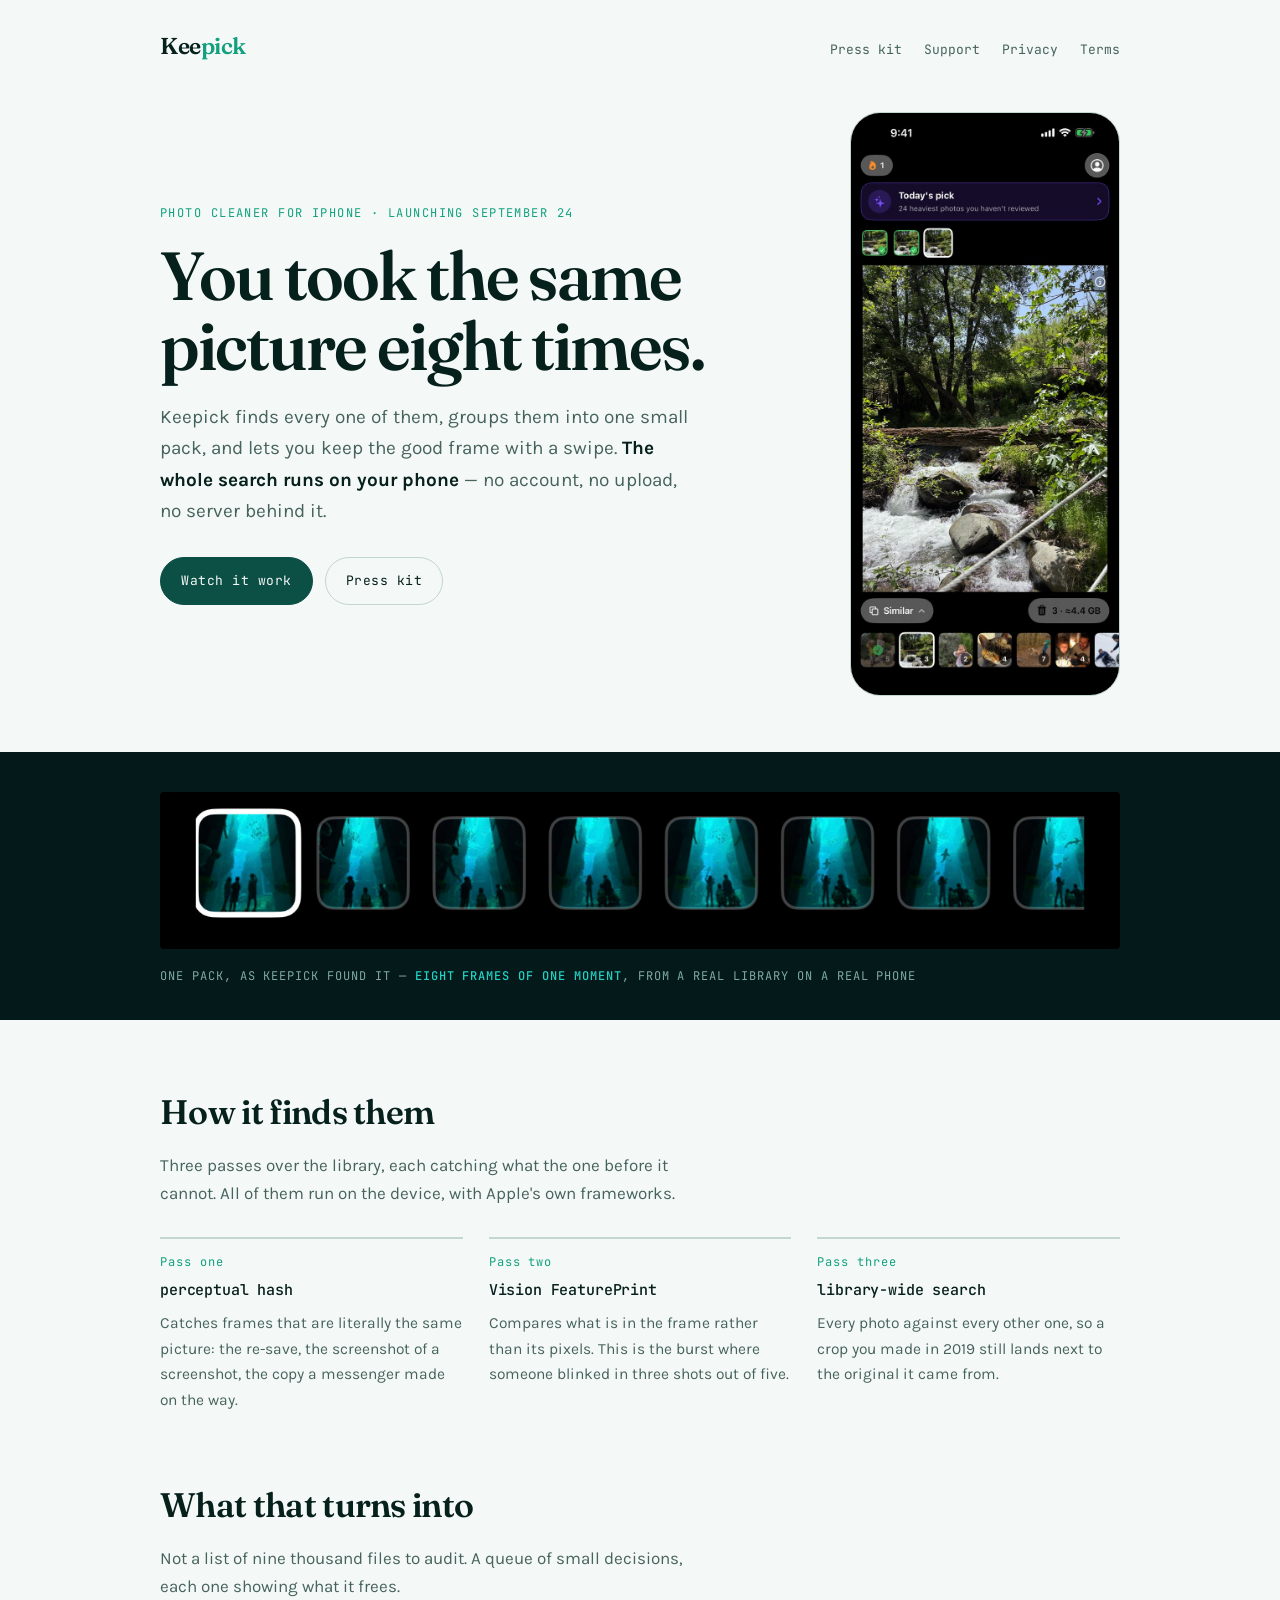
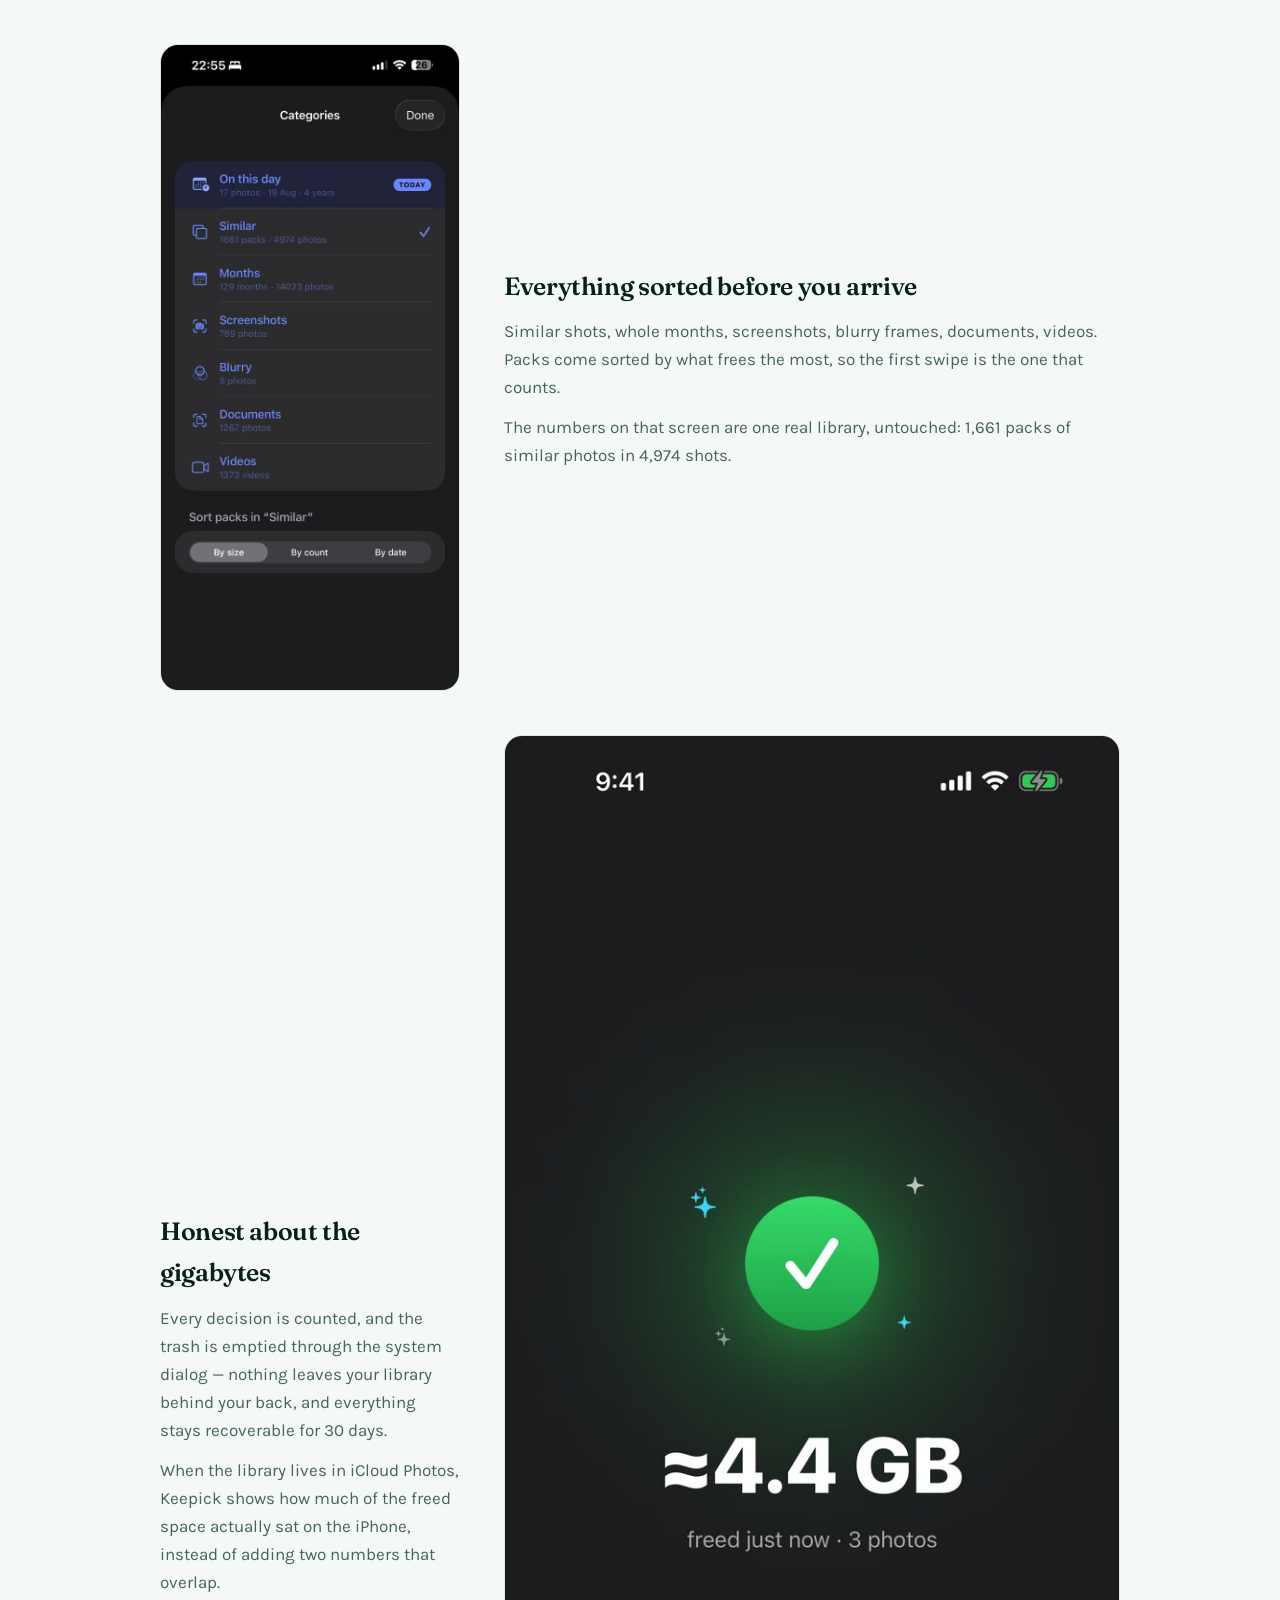
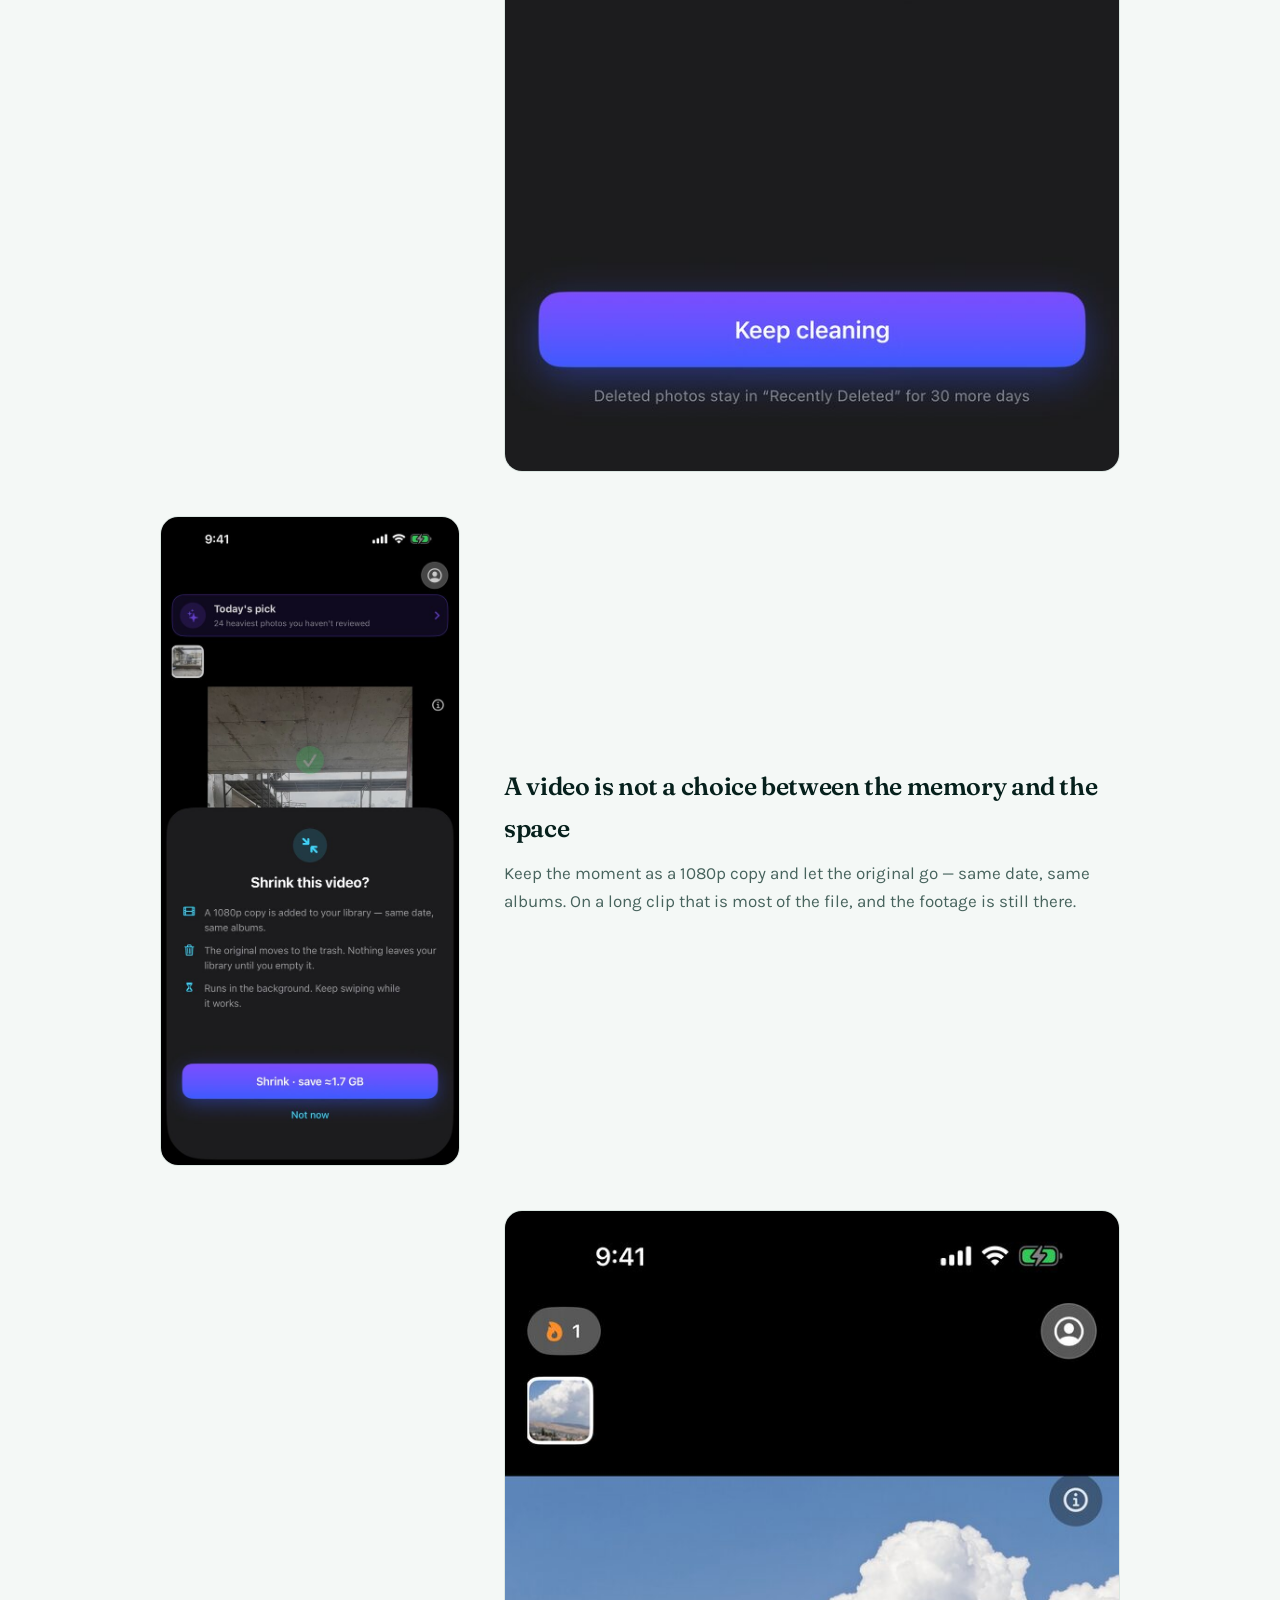
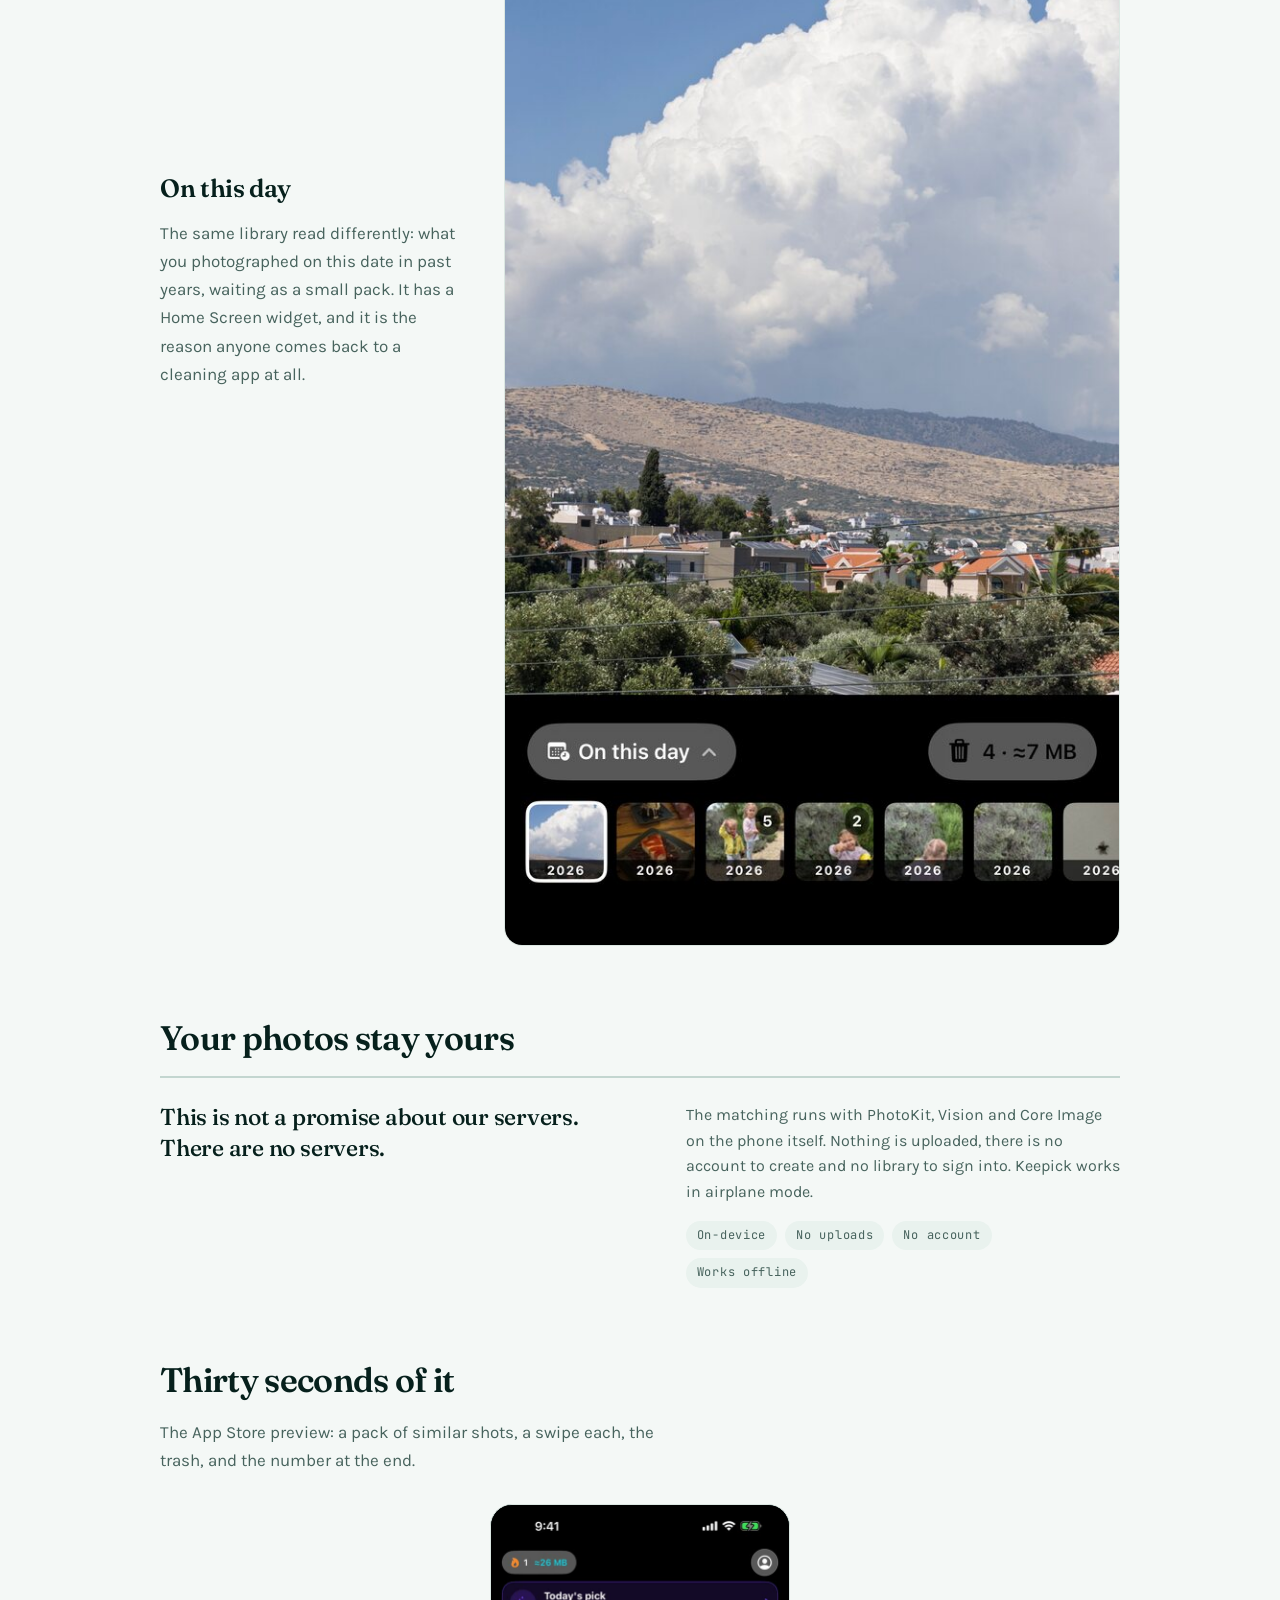
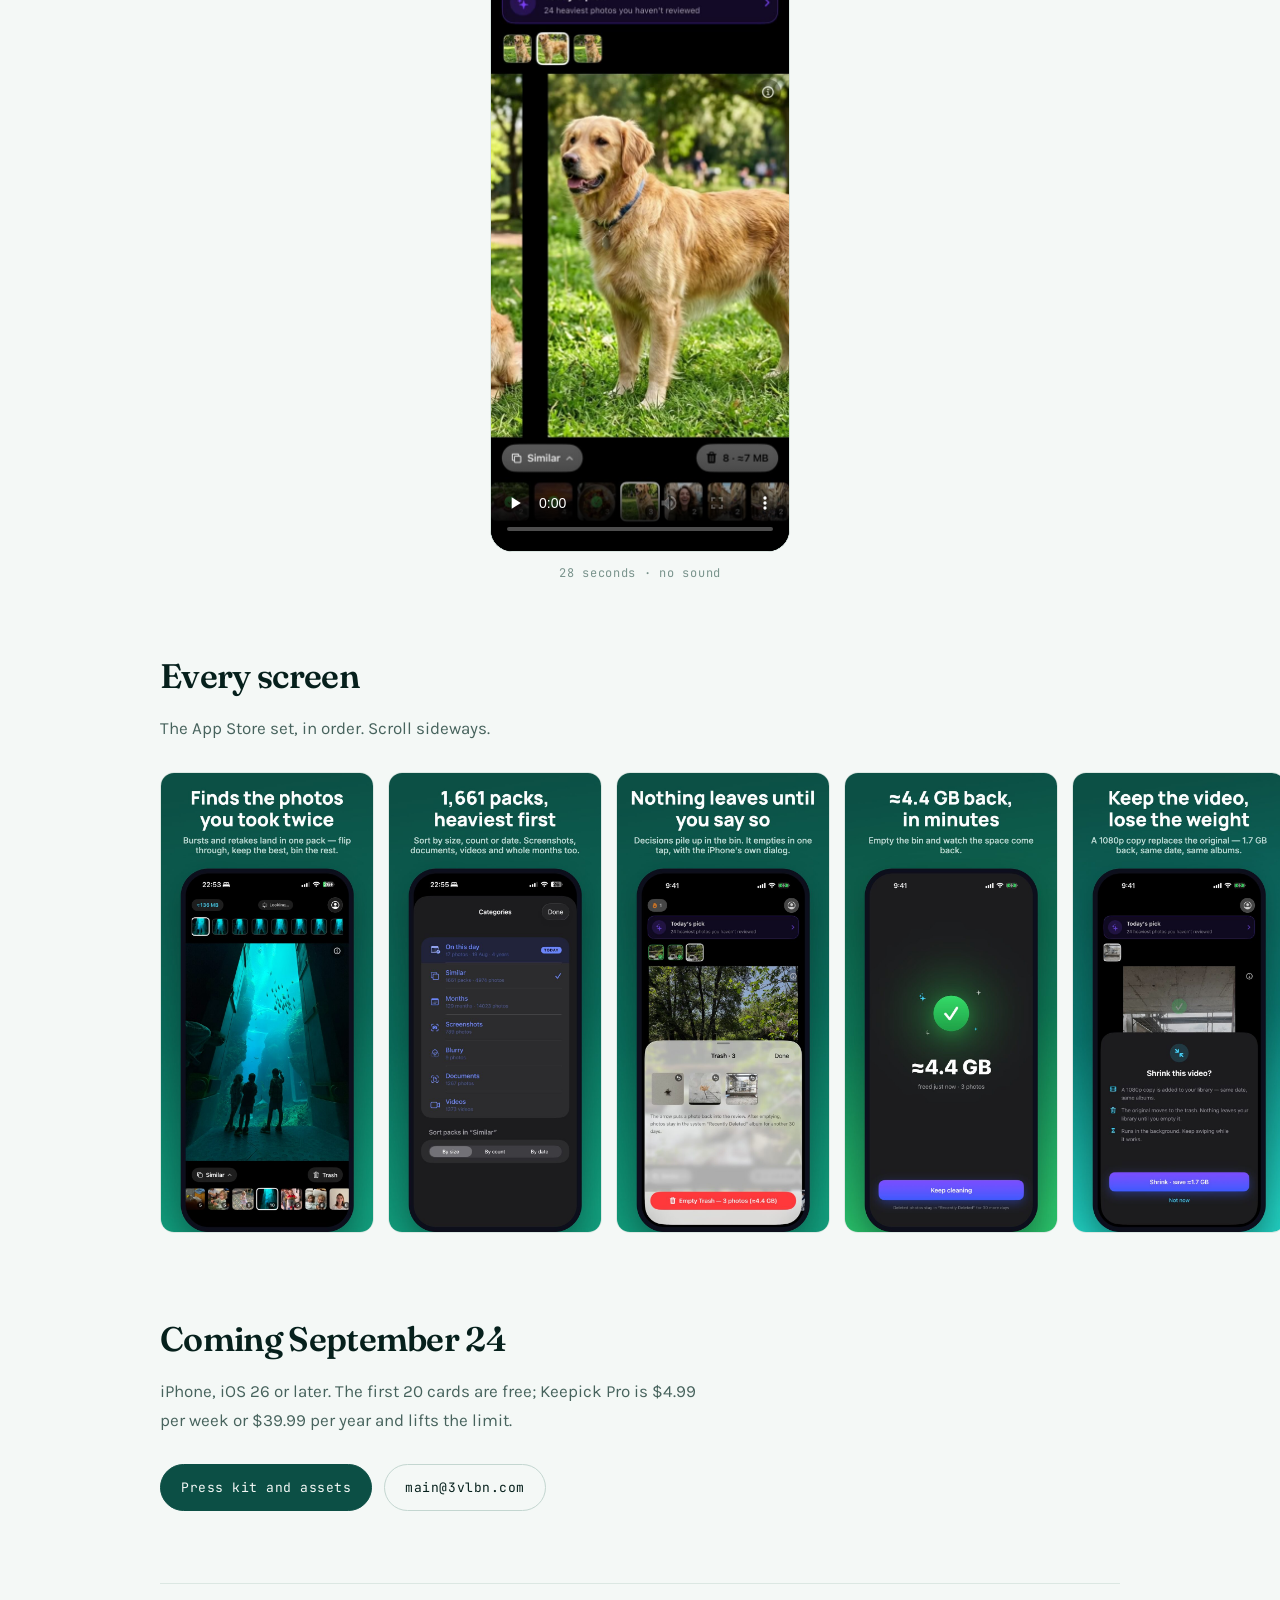
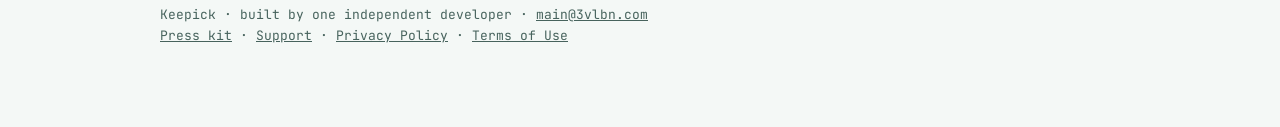
<file: index.html>
<!doctype html>
<html lang="en">
<head>
<meta charset="utf-8">
<meta name="viewport" content="width=device-width, initial-scale=1">
<title>Keepick — the photo cleaner that runs on your phone</title>
<meta name="description" content="Keepick finds near-duplicate photos, screenshots and heavy videos in your iPhone library and clears them one swipe at a time. All analysis runs on device: no account, no upload, no server.">
<meta property="og:title" content="Keepick — the photo cleaner that runs on your phone">
<meta property="og:description" content="Eight frames of one moment, found on device and cleared with one swipe.">
<meta property="og:image" content="https://vlaloban.github.io/keepick-legal/assets/screens/01-similar.jpg">
<meta property="og:type" content="website">
<meta name="twitter:card" content="summary_large_image">
<link rel="icon" href="assets/favicon.png">
<link rel="apple-touch-icon" href="assets/favicon.png">
<link rel="preconnect" href="https://fonts.googleapis.com">
<link rel="preconnect" href="https://fonts.gstatic.com" crossorigin>
<link rel="stylesheet" href="https://fonts.googleapis.com/css2?family=Fraunces:opsz,wght@9..144,500;9..144,600&family=Karla:wght@400;500;700&family=JetBrains+Mono:wght@400;500&display=swap">
<link rel="stylesheet" href="style.css">
</head>
<body>

<div class="wrap wide">
  <header class="site">
    <a class="wordmark" href="./">Kee<span>pick</span></a>
    <nav class="site">
      <a href="press.html">Press kit</a>
      <a href="support.html">Support</a>
      <a href="privacy.html">Privacy</a>
      <a href="terms.html">Terms</a>
    </nav>
  </header>

  <section class="hero">
    <div class="hero-copy">
      <p class="eyebrow">Photo cleaner for iPhone · Launching September 24</p>
      <h1>You took the same picture eight times.</h1>
      <p class="sub">Keepick finds every one of them, groups them into one small pack, and lets you keep the good frame with a swipe. <b>The whole search runs on your phone</b> — no account, no upload, no server behind it.</p>
      <div class="actions">
        <a class="btn" href="#preview">Watch it work</a>
        <a class="btn ghost" href="press.html">Press kit</a>
      </div>
    </div>
    <figure class="phone">
      <img src="assets/app/review.jpg" width="640" height="1391" alt="The Keepick review screen: one photograph filling the screen, with the pack of similar shots above it.">
    </figure>
  </section>
</div>

<div class="band">
  <div class="band-inner">
    <figure>
      <img src="assets/rail.jpg" width="1290" height="210" alt="A row of eight nearly identical photographs of the same aquarium tunnel, the first one outlined as the frame being kept.">
      <figcaption>One pack, as Keepick found it — <b>eight frames of one moment</b>, from a real library on a real phone</figcaption>
    </figure>
  </div>
</div>

<div class="wrap wide">

  <section class="section">
    <h2>How it finds them</h2>
    <p class="intro">Three passes over the library, each catching what the one before it cannot. All of them run on the device, with Apple's own frameworks.</p>
    <div class="passes">
      <div class="pass">
        <span class="tag">Pass one</span>
        <h3>perceptual hash</h3>
        <p>Catches frames that are literally the same picture: the re-save, the screenshot of a screenshot, the copy a messenger made on the way.</p>
      </div>
      <div class="pass">
        <span class="tag">Pass two</span>
        <h3>Vision FeaturePrint</h3>
        <p>Compares what is in the frame rather than its pixels. This is the burst where someone blinked in three shots out of five.</p>
      </div>
      <div class="pass">
        <span class="tag">Pass three</span>
        <h3>library-wide search</h3>
        <p>Every photo against every other one, so a crop you made in 2019 still lands next to the original it came from.</p>
      </div>
    </div>
  </section>

  <section class="section">
    <h2>What that turns into</h2>
    <p class="intro">Not a list of nine thousand files to audit. A queue of small decisions, each one showing what it frees.</p>

    <div class="feature">
      <figure class="shot"><img src="assets/app/categories.jpg" alt="The Categories screen on a real phone: Similar with 1,661 packs, Months with 14,023 photos, Screenshots, Blurry, Documents and Videos." loading="lazy"></figure>
      <div>
        <h3>Everything sorted before you arrive</h3>
        <p>Similar shots, whole months, screenshots, blurry frames, documents, videos. Packs come sorted by what frees the most, so the first swipe is the one that counts.</p>
        <p>The numbers on that screen are one real library, untouched: 1,661 packs of similar photos in 4,974 shots.</p>
      </div>
    </div>

    <div class="feature flip">
      <figure class="shot"><img src="assets/app/freed.jpg" alt="The results screen showing roughly 4.4 gigabytes freed just now." loading="lazy"></figure>
      <div>
        <h3>Honest about the gigabytes</h3>
        <p>Every decision is counted, and the trash is emptied through the system dialog — nothing leaves your library behind your back, and everything stays recoverable for 30 days.</p>
        <p>When the library lives in iCloud Photos, Keepick shows how much of the freed space actually sat on the iPhone, instead of adding two numbers that overlap.</p>
      </div>
    </div>

    <div class="feature">
      <figure class="shot"><img src="assets/app/shrink.jpg" alt="The Shrink this video sheet: a 1080p copy is added to the library, the original moves to the trash." loading="lazy"></figure>
      <div>
        <h3>A video is not a choice between the memory and the space</h3>
        <p>Keep the moment as a 1080p copy and let the original go — same date, same albums. On a long clip that is most of the file, and the footage is still there.</p>
      </div>
    </div>

    <div class="feature flip">
      <figure class="shot"><img src="assets/app/on-this-day.jpg" alt="The On this day pack, showing photos taken on the same date in past years." loading="lazy"></figure>
      <div>
        <h3>On this day</h3>
        <p>The same library read differently: what you photographed on this date in past years, waiting as a small pack. It has a Home Screen widget, and it is the reason anyone comes back to a cleaning app at all.</p>
      </div>
    </div>
  </section>

  <section class="section">
    <h2>Your photos stay yours</h2>
    <div class="statement">
      <p>This is not a promise about our servers. There are no servers.</p>
      <div>
        <p class="detail">The matching runs with PhotoKit, Vision and Core Image on the phone itself. Nothing is uploaded, there is no account to create and no library to sign into. Keepick works in airplane mode.</p>
        <ul class="chips">
          <li>On-device</li>
          <li>No uploads</li>
          <li>No account</li>
          <li>Works offline</li>
        </ul>
      </div>
    </div>
  </section>

  <section class="section" id="preview">
    <h2>Thirty seconds of it</h2>
    <p class="intro">The App Store preview: a pack of similar shots, a swipe each, the trash, and the number at the end.</p>
    <figure class="player">
      <video controls preload="none" playsinline poster="assets/keepick-preview-poster.jpg" width="886" height="1920">
        <source src="assets/keepick-preview.mp4" type="video/mp4">
        Your browser cannot play this video. <a href="assets/keepick-preview.mp4">Download it instead.</a>
      </video>
      <figcaption>28 seconds · no sound</figcaption>
    </figure>
  </section>

  <section class="section">
    <h2>Every screen</h2>
    <p class="intro">The App Store set, in order. Scroll sideways.</p>
  </section>
</div>

<div class="gallery">
  <img src="assets/screens/01-similar.jpg" alt="Finding similar photos." loading="lazy">
  <img src="assets/screens/02-packs.jpg" alt="Categories and packs." loading="lazy">
  <img src="assets/screens/03-trash.jpg" alt="The trash, with the delete confirmation." loading="lazy">
  <img src="assets/screens/04-freed.jpg" alt="Space freed." loading="lazy">
  <img src="assets/screens/05-shrink.jpg" alt="Shrinking a video." loading="lazy">
  <img src="assets/screens/06-on-this-day.jpg" alt="On this day." loading="lazy">
  <img src="assets/screens/07-privacy.jpg" alt="The swipe review." loading="lazy">
</div>

<div class="wrap wide">
  <section class="section">
    <h2>Coming September 24</h2>
    <p class="intro">iPhone, iOS 26 or later. The first 20 cards are free; Keepick Pro is $4.99 per week or $39.99 per year and lifts the limit.</p>
    <div class="actions">
      <a class="btn" href="press.html">Press kit and assets</a>
      <a class="btn ghost" href="mailto:main@3vlbn.com">main@3vlbn.com</a>
    </div>
  </section>

  <footer class="site">
    Keepick · built by one independent developer · <a href="mailto:main@3vlbn.com">main@3vlbn.com</a><br>
    <a href="press.html">Press kit</a> · <a href="support.html">Support</a> · <a href="privacy.html">Privacy Policy</a> · <a href="terms.html">Terms of Use</a>
  </footer>
</div>

</body>
</html>
</file>
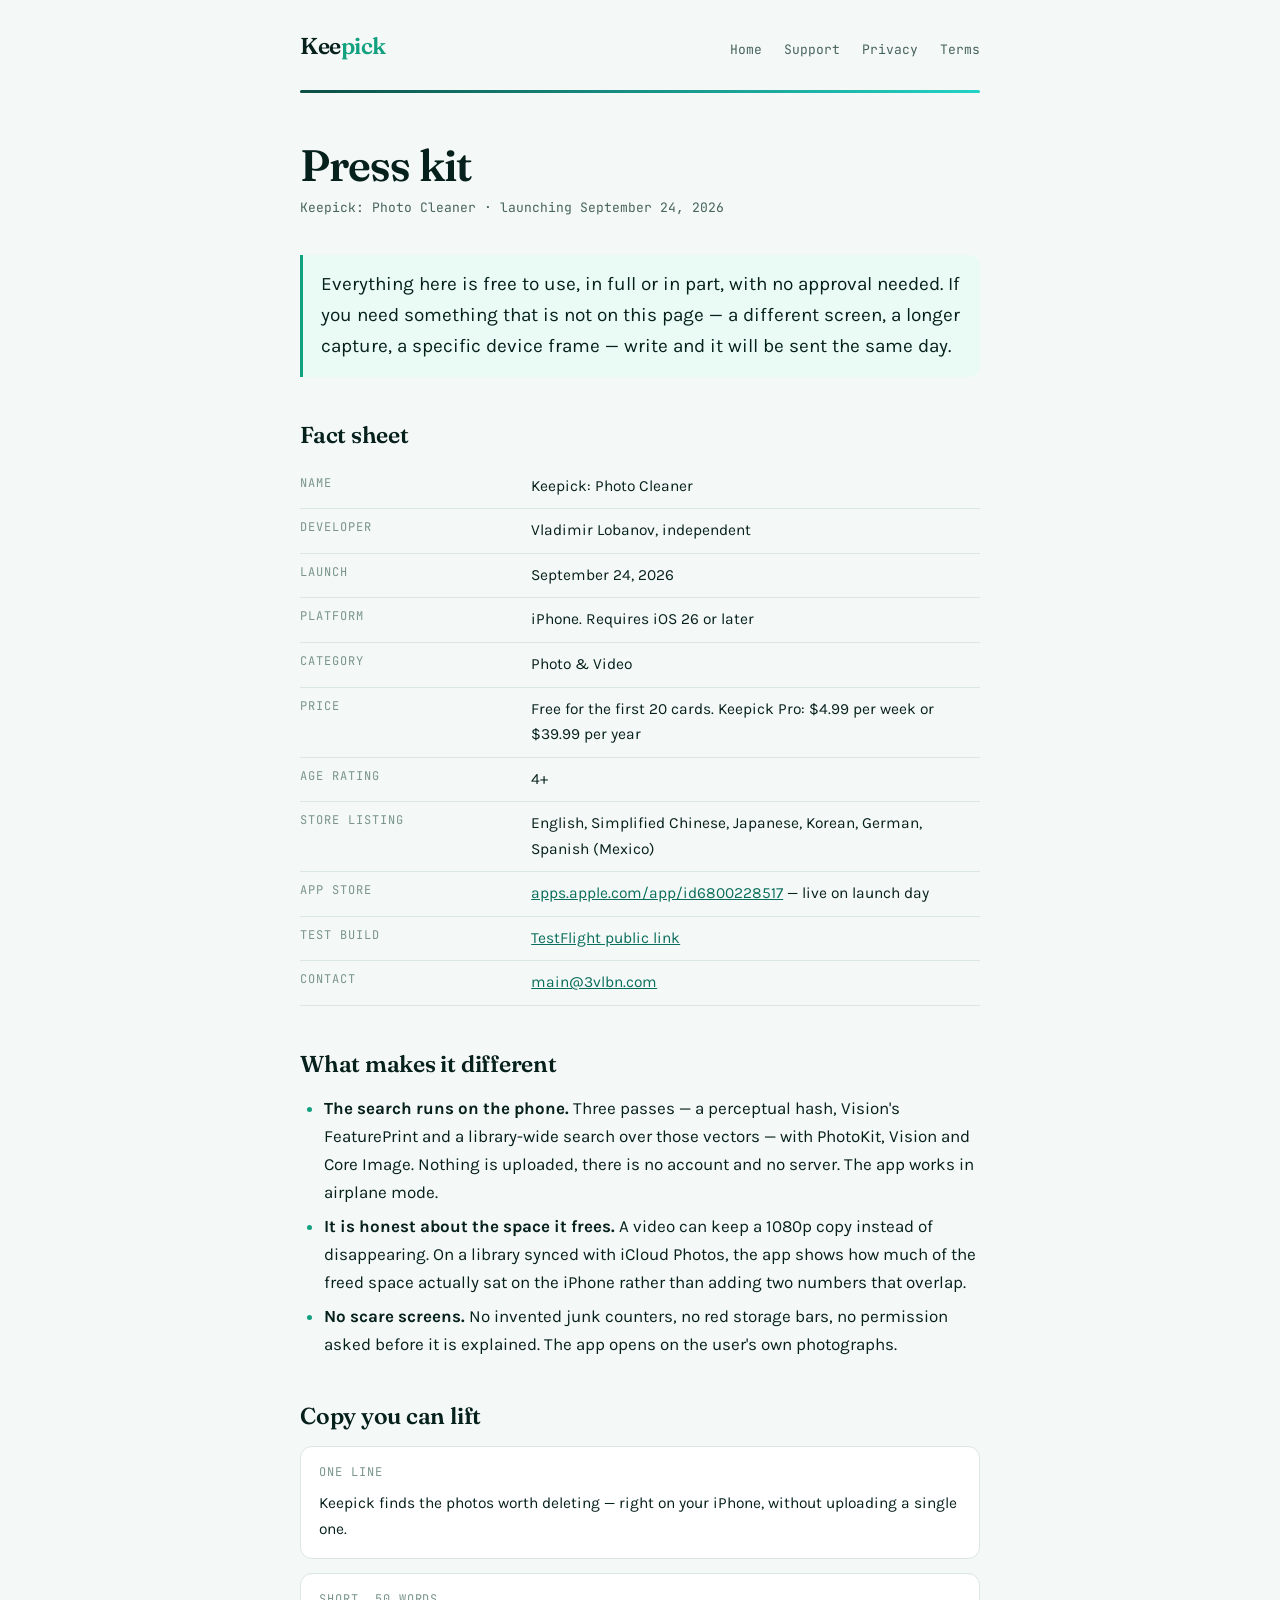
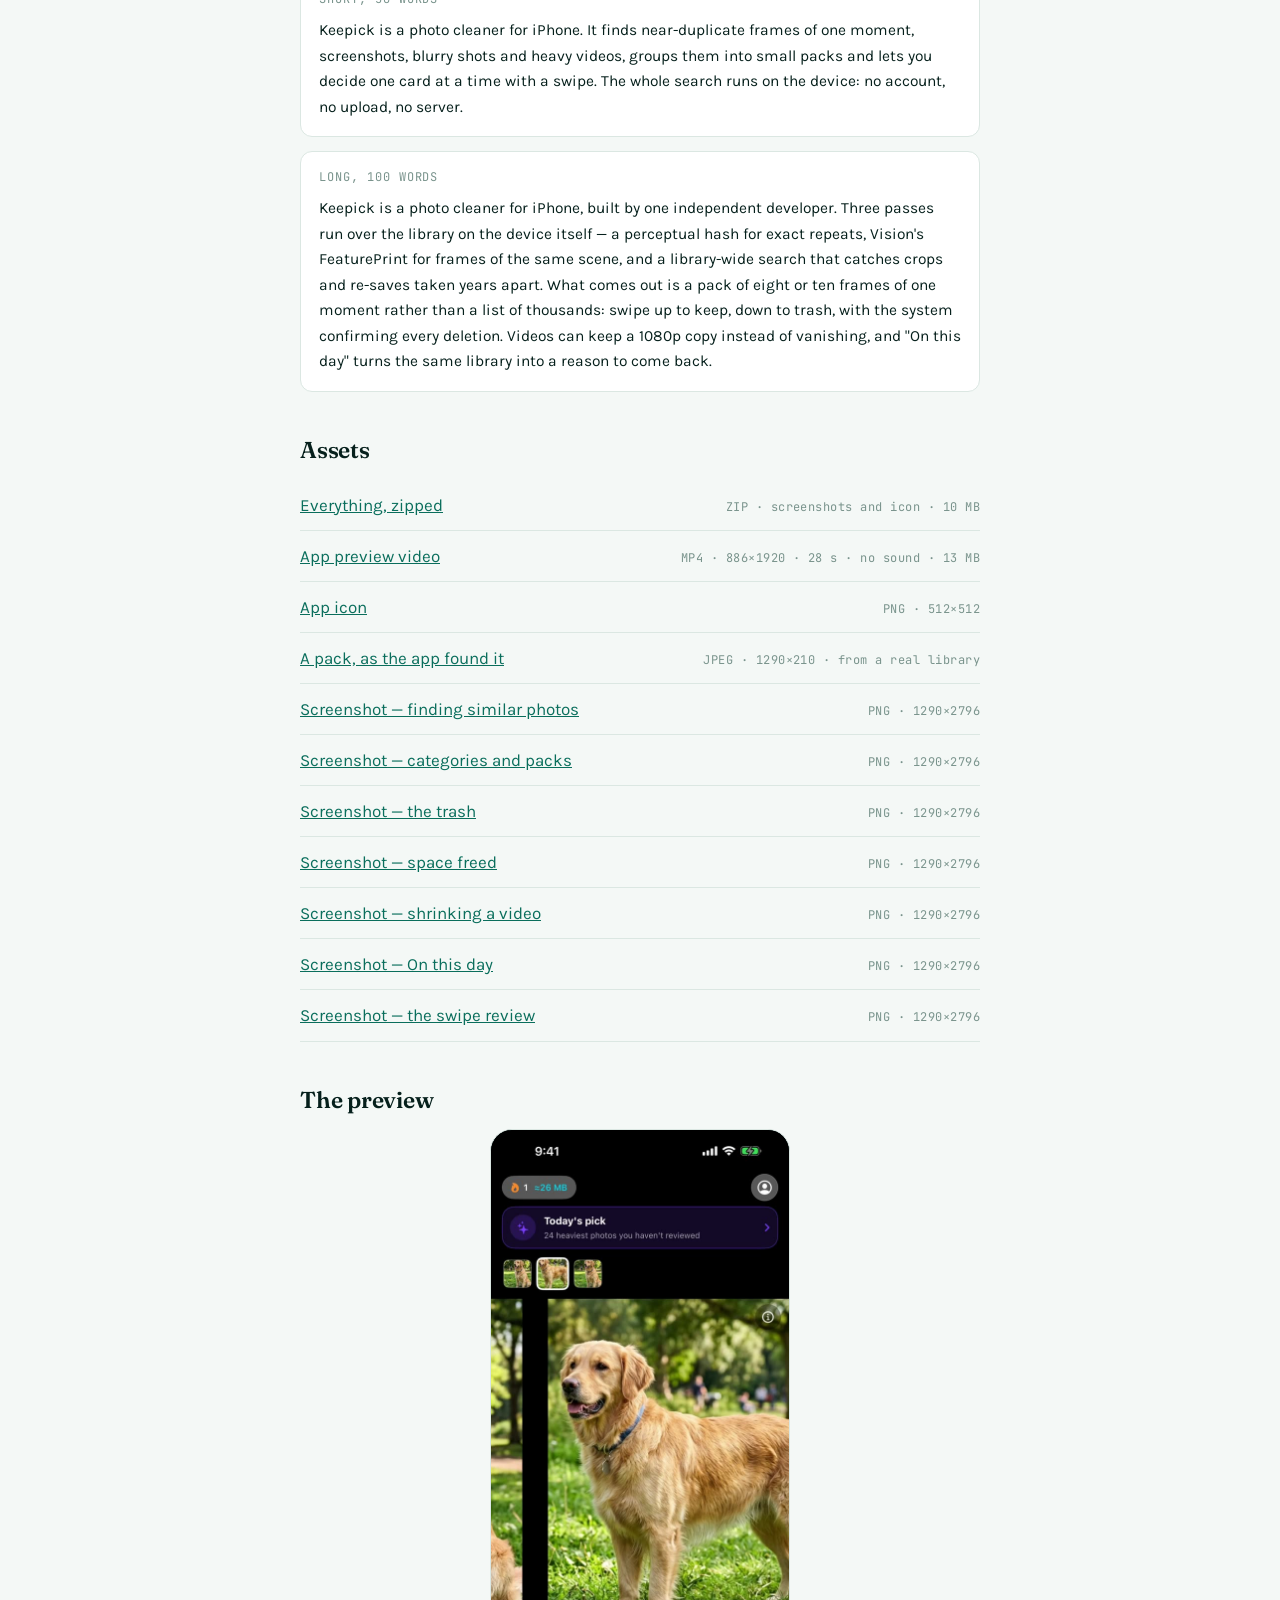
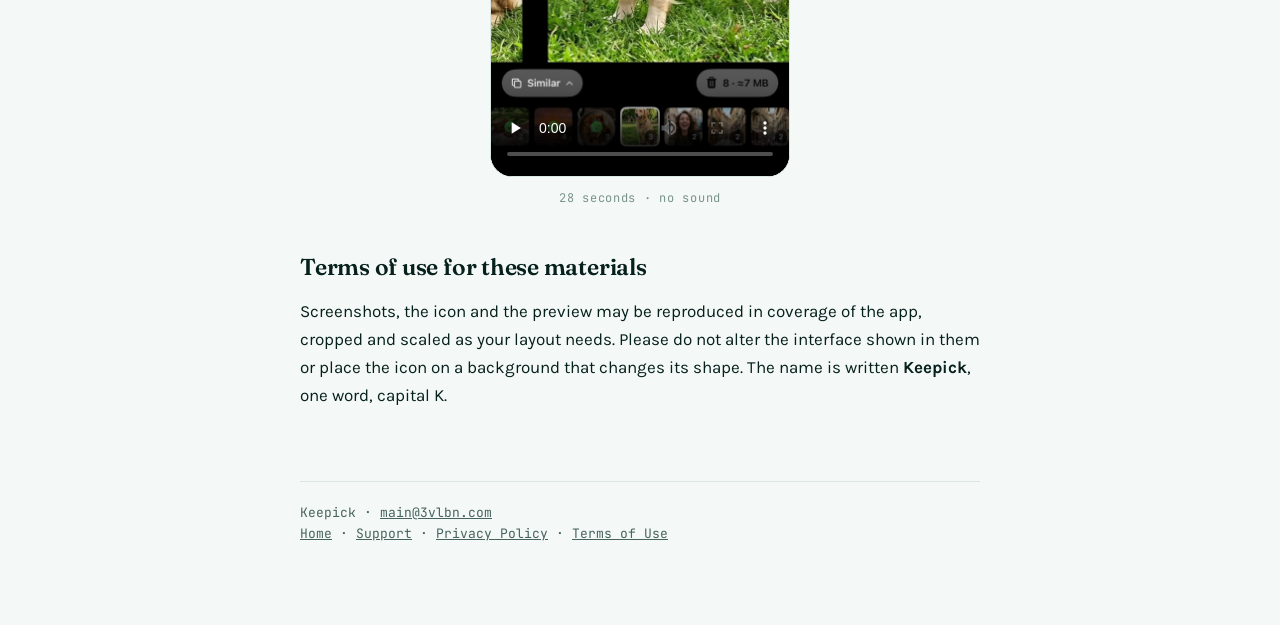
<file: press.html>
<!doctype html>
<html lang="en">
<head>
<meta charset="utf-8">
<meta name="viewport" content="width=device-width, initial-scale=1">
<title>Press kit — Keepick</title>
<meta name="description" content="Fact sheet, screenshots, app preview and ready-to-use copy for Keepick: Photo Cleaner.">
<link rel="icon" href="assets/favicon.png">
<link rel="preconnect" href="https://fonts.googleapis.com">
<link rel="preconnect" href="https://fonts.gstatic.com" crossorigin>
<link rel="stylesheet" href="https://fonts.googleapis.com/css2?family=Fraunces:opsz,wght@9..144,500;9..144,600&family=Karla:wght@400;500;700&family=JetBrains+Mono:wght@400;500&display=swap">
<link rel="stylesheet" href="style.css">
</head>
<body>
<div class="wrap">
  <header class="site">
    <a class="wordmark" href="./">Kee<span>pick</span></a>
    <nav class="site">
      <a href="./">Home</a>
      <a href="support.html">Support</a>
      <a href="privacy.html">Privacy</a>
      <a href="terms.html">Terms</a>
    </nav>
  </header>
  <hr class="rule">

  <h1>Press kit</h1>
  <p class="date">Keepick: Photo Cleaner · launching September 24, 2026</p>

  <p class="lead">Everything here is free to use, in full or in part, with no approval needed. If you need something that is not on this page — a different screen, a longer capture, a specific device frame — write and it will be sent the same day.</p>

  <h2>Fact sheet</h2>
  <table class="facts">
    <tr><th>Name</th><td>Keepick: Photo Cleaner</td></tr>
    <tr><th>Developer</th><td>Vladimir Lobanov, independent</td></tr>
    <tr><th>Launch</th><td>September 24, 2026</td></tr>
    <tr><th>Platform</th><td>iPhone. Requires iOS 26 or later</td></tr>
    <tr><th>Category</th><td>Photo &amp; Video</td></tr>
    <tr><th>Price</th><td>Free for the first 20 cards. Keepick Pro: $4.99 per week or $39.99 per year</td></tr>
    <tr><th>Age rating</th><td>4+</td></tr>
    <tr><th>Store listing</th><td>English, Simplified Chinese, Japanese, Korean, German, Spanish (Mexico)</td></tr>
    <tr><th>App Store</th><td><a href="https://apps.apple.com/app/id6800228517">apps.apple.com/app/id6800228517</a> — live on launch day</td></tr>
    <tr><th>Test build</th><td><a href="https://testflight.apple.com/join/PsYXCWv1">TestFlight public link</a></td></tr>
    <tr><th>Contact</th><td><a href="mailto:main@3vlbn.com">main@3vlbn.com</a></td></tr>
  </table>

  <h2>What makes it different</h2>
  <ul>
    <li><strong>The search runs on the phone.</strong> Three passes — a perceptual hash, Vision's FeaturePrint and a library-wide search over those vectors — with PhotoKit, Vision and Core Image. Nothing is uploaded, there is no account and no server. The app works in airplane mode.</li>
    <li><strong>It is honest about the space it frees.</strong> A video can keep a 1080p copy instead of disappearing. On a library synced with iCloud Photos, the app shows how much of the freed space actually sat on the iPhone rather than adding two numbers that overlap.</li>
    <li><strong>No scare screens.</strong> No invented junk counters, no red storage bars, no permission asked before it is explained. The app opens on the user's own photographs.</li>
  </ul>

  <h2>Copy you can lift</h2>

  <div class="copyblock">
    <span class="len">One line</span>
    <p>Keepick finds the photos worth deleting — right on your iPhone, without uploading a single one.</p>
  </div>

  <div class="copyblock">
    <span class="len">Short, 50 words</span>
    <p>Keepick is a photo cleaner for iPhone. It finds near-duplicate frames of one moment, screenshots, blurry shots and heavy videos, groups them into small packs and lets you decide one card at a time with a swipe. The whole search runs on the device: no account, no upload, no server.</p>
  </div>

  <div class="copyblock">
    <span class="len">Long, 100 words</span>
    <p>Keepick is a photo cleaner for iPhone, built by one independent developer. Three passes run over the library on the device itself — a perceptual hash for exact repeats, Vision's FeaturePrint for frames of the same scene, and a library-wide search that catches crops and re-saves taken years apart. What comes out is a pack of eight or ten frames of one moment rather than a list of thousands: swipe up to keep, down to trash, with the system confirming every deletion. Videos can keep a 1080p copy instead of vanishing, and "On this day" turns the same library into a reason to come back.</p>
  </div>

  <h2>Assets</h2>
  <ul class="assetlist">
    <li>
      <span class="name"><a href="assets/keepick-press-kit.zip">Everything, zipped</a></span>
      <span class="meta">ZIP · screenshots and icon · 10 MB</span>
    </li>
    <li>
      <span class="name"><a href="assets/keepick-preview.mp4">App preview video</a></span>
      <span class="meta">MP4 · 886×1920 · 28 s · no sound · 13 MB</span>
    </li>
    <li>
      <span class="name"><a href="assets/icon.png">App icon</a></span>
      <span class="meta">PNG · 512×512</span>
    </li>
    <li>
      <span class="name"><a href="assets/rail.jpg">A pack, as the app found it</a></span>
      <span class="meta">JPEG · 1290×210 · from a real library</span>
    </li>
    <li>
      <span class="name"><a href="assets/screens/full/01-similar.png">Screenshot — finding similar photos</a></span>
      <span class="meta">PNG · 1290×2796</span>
    </li>
    <li>
      <span class="name"><a href="assets/screens/full/02-packs.png">Screenshot — categories and packs</a></span>
      <span class="meta">PNG · 1290×2796</span>
    </li>
    <li>
      <span class="name"><a href="assets/screens/full/03-trash.png">Screenshot — the trash</a></span>
      <span class="meta">PNG · 1290×2796</span>
    </li>
    <li>
      <span class="name"><a href="assets/screens/full/04-freed.png">Screenshot — space freed</a></span>
      <span class="meta">PNG · 1290×2796</span>
    </li>
    <li>
      <span class="name"><a href="assets/screens/full/05-shrink.png">Screenshot — shrinking a video</a></span>
      <span class="meta">PNG · 1290×2796</span>
    </li>
    <li>
      <span class="name"><a href="assets/screens/full/06-on-this-day.png">Screenshot — On this day</a></span>
      <span class="meta">PNG · 1290×2796</span>
    </li>
    <li>
      <span class="name"><a href="assets/screens/full/07-privacy.png">Screenshot — the swipe review</a></span>
      <span class="meta">PNG · 1290×2796</span>
    </li>
  </ul>

  <h2>The preview</h2>
  <figure class="player">
    <video controls preload="none" playsinline poster="assets/keepick-preview-poster.jpg" width="886" height="1920">
      <source src="assets/keepick-preview.mp4" type="video/mp4">
      Your browser cannot play this video. <a href="assets/keepick-preview.mp4">Download it instead.</a>
    </video>
    <figcaption>28 seconds · no sound</figcaption>
  </figure>

  <h2>Terms of use for these materials</h2>
  <p>Screenshots, the icon and the preview may be reproduced in coverage of the app, cropped and scaled as your layout needs. Please do not alter the interface shown in them or place the icon on a background that changes its shape. The name is written <strong>Keepick</strong>, one word, capital K.</p>

  <footer class="site">
    Keepick · <a href="mailto:main@3vlbn.com">main@3vlbn.com</a><br>
    <a href="./">Home</a> · <a href="support.html">Support</a> · <a href="privacy.html">Privacy Policy</a> · <a href="terms.html">Terms of Use</a>
  </footer>
</div>
</body>
</html>
</file>
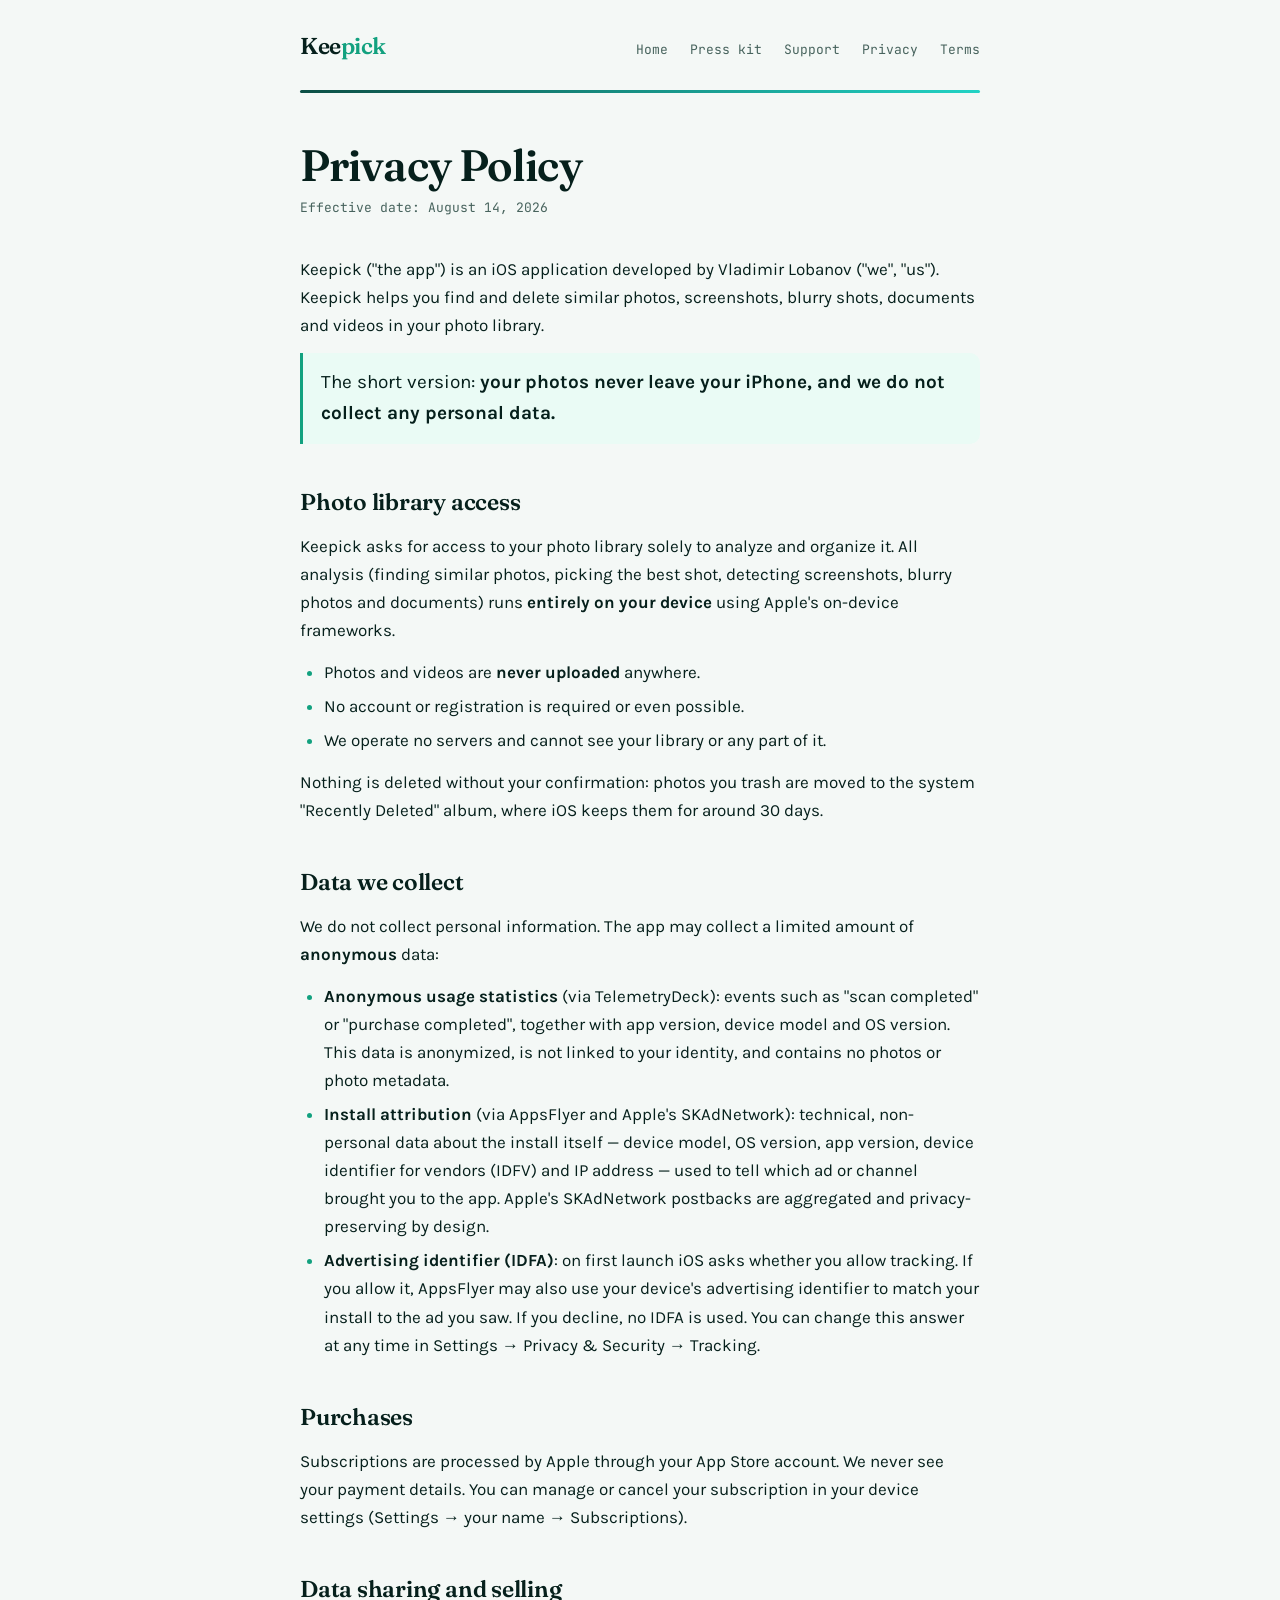
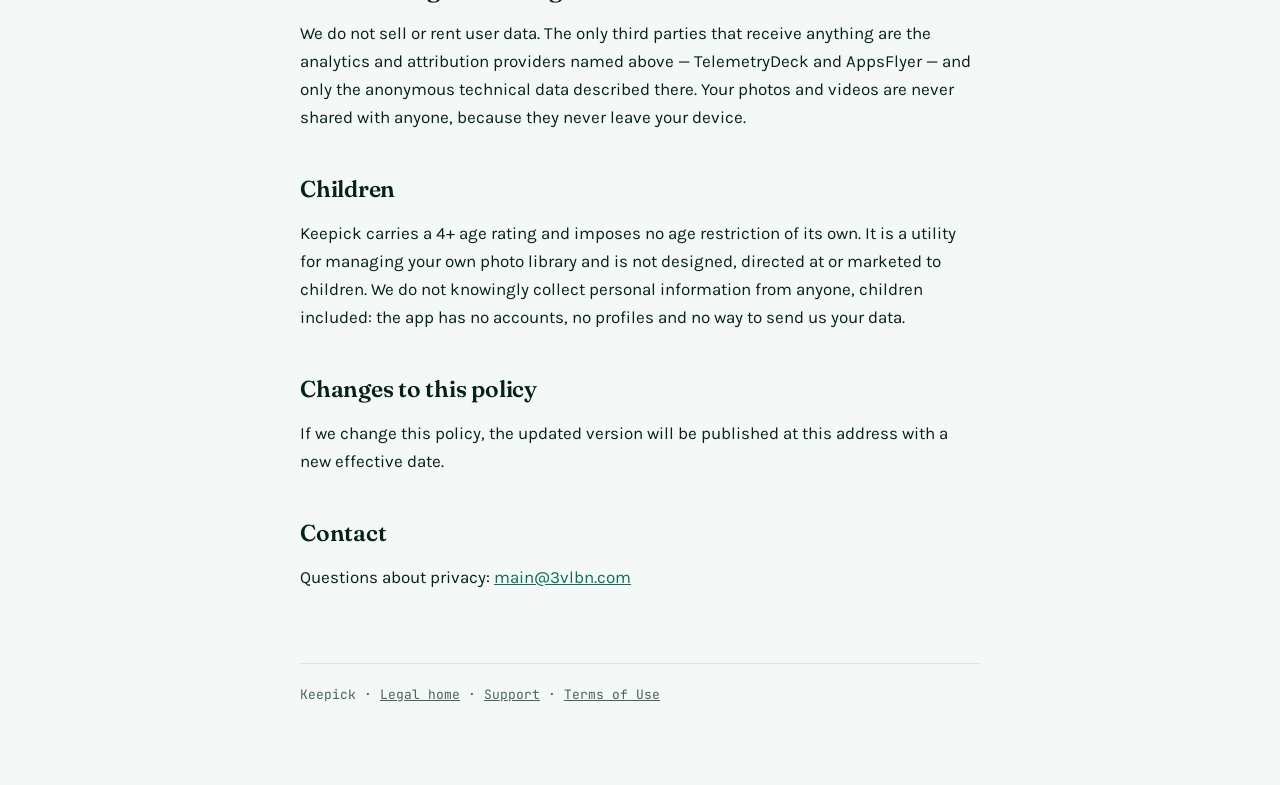
<file: privacy.html>
<!doctype html>
<html lang="en">
<head>
<meta charset="utf-8">
<meta name="viewport" content="width=device-width, initial-scale=1">
<title>Privacy Policy — Keepick</title>
<meta name="description" content="Privacy Policy for Keepick: Photo Cleaner. Your photos never leave your iPhone.">
<link rel="icon" href="assets/favicon.png">
<link rel="preconnect" href="https://fonts.googleapis.com">
<link rel="preconnect" href="https://fonts.gstatic.com" crossorigin>
<link rel="stylesheet" href="https://fonts.googleapis.com/css2?family=Fraunces:opsz,wght@9..144,500;9..144,600&family=Karla:wght@400;500;700&family=JetBrains+Mono:wght@400;500&display=swap">
<link rel="stylesheet" href="style.css">
</head>
<body>
<div class="wrap">
  <header class="site">
    <a class="wordmark" href="./">Kee<span>pick</span></a>
    <nav class="site">
      <a href="./">Home</a>
      <a href="press.html">Press kit</a>
      <a href="support.html">Support</a>
      <a href="privacy.html">Privacy</a>
      <a href="terms.html">Terms</a>
    </nav>
  </header>
  <hr class="rule">

  <h1>Privacy Policy</h1>
  <p class="date">Effective date: August 14, 2026</p>

  <p>Keepick ("the app") is an iOS application developed by Vladimir Lobanov ("we", "us"). Keepick helps you find and delete similar photos, screenshots, blurry shots, documents and videos in your photo library.</p>
  <p class="lead">The short version: <strong>your photos never leave your iPhone, and we do not collect any personal data.</strong></p>

  <h2>Photo library access</h2>
  <p>Keepick asks for access to your photo library solely to analyze and organize it. All analysis (finding similar photos, picking the best shot, detecting screenshots, blurry photos and documents) runs <strong>entirely on your device</strong> using Apple's on-device frameworks.</p>
  <ul>
    <li>Photos and videos are <strong>never uploaded</strong> anywhere.</li>
    <li>No account or registration is required or even possible.</li>
    <li>We operate no servers and cannot see your library or any part of it.</li>
  </ul>
  <p>Nothing is deleted without your confirmation: photos you trash are moved to the system "Recently Deleted" album, where iOS keeps them for around 30 days.</p>

  <h2>Data we collect</h2>
  <p>We do not collect personal information. The app may collect a limited amount of <strong>anonymous</strong> data:</p>
  <ul>
    <li><strong>Anonymous usage statistics</strong> (via TelemetryDeck): events such as "scan completed" or "purchase completed", together with app version, device model and OS version. This data is anonymized, is not linked to your identity, and contains no photos or photo metadata.</li>
    <li><strong>Install attribution</strong> (via AppsFlyer and Apple's SKAdNetwork): technical, non-personal data about the install itself — device model, OS version, app version, device identifier for vendors (IDFV) and IP address — used to tell which ad or channel brought you to the app. Apple's SKAdNetwork postbacks are aggregated and privacy-preserving by design.</li>
    <li><strong>Advertising identifier (IDFA)</strong>: on first launch iOS asks whether you allow tracking. If you allow it, AppsFlyer may also use your device's advertising identifier to match your install to the ad you saw. If you decline, no IDFA is used. You can change this answer at any time in Settings → Privacy &amp; Security → Tracking.</li>
  </ul>

  <h2>Purchases</h2>
  <p>Subscriptions are processed by Apple through your App Store account. We never see your payment details. You can manage or cancel your subscription in your device settings (Settings → your name → Subscriptions).</p>

  <h2>Data sharing and selling</h2>
  <p>We do not sell or rent user data. The only third parties that receive anything are the analytics and attribution providers named above — TelemetryDeck and AppsFlyer — and only the anonymous technical data described there. Your photos and videos are never shared with anyone, because they never leave your device.</p>

  <h2>Children</h2>
  <p>Keepick carries a 4+ age rating and imposes no age restriction of its own. It is a utility for managing your own photo library and is not designed, directed at or marketed to children. We do not knowingly collect personal information from anyone, children included: the app has no accounts, no profiles and no way to send us your data.</p>

  <h2>Changes to this policy</h2>
  <p>If we change this policy, the updated version will be published at this address with a new effective date.</p>

  <h2>Contact</h2>
  <p>Questions about privacy: <a href="mailto:main@3vlbn.com">main@3vlbn.com</a></p>

  <footer class="site">
    Keepick · <a href="./">Legal home</a> · <a href="support.html">Support</a> · <a href="terms.html">Terms of Use</a>
  </footer>
</div>
</body>
</html>
</file>
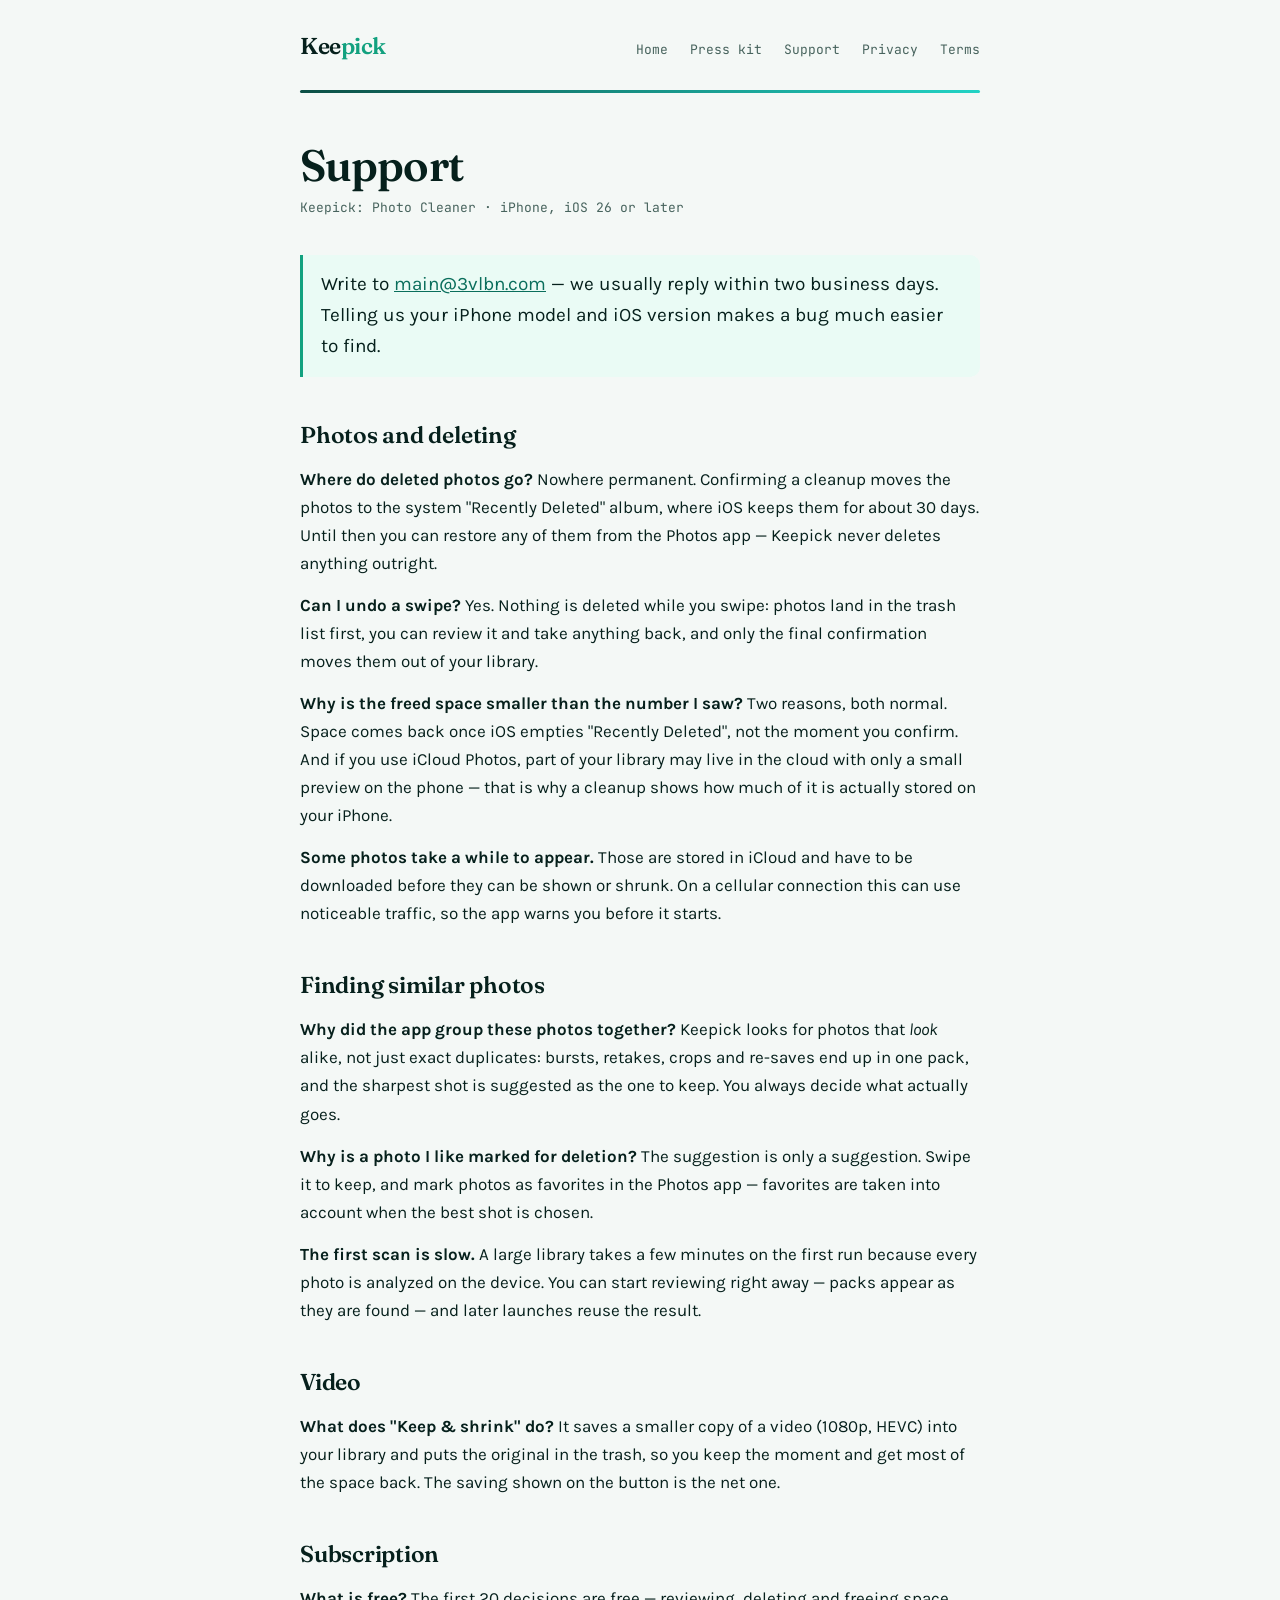
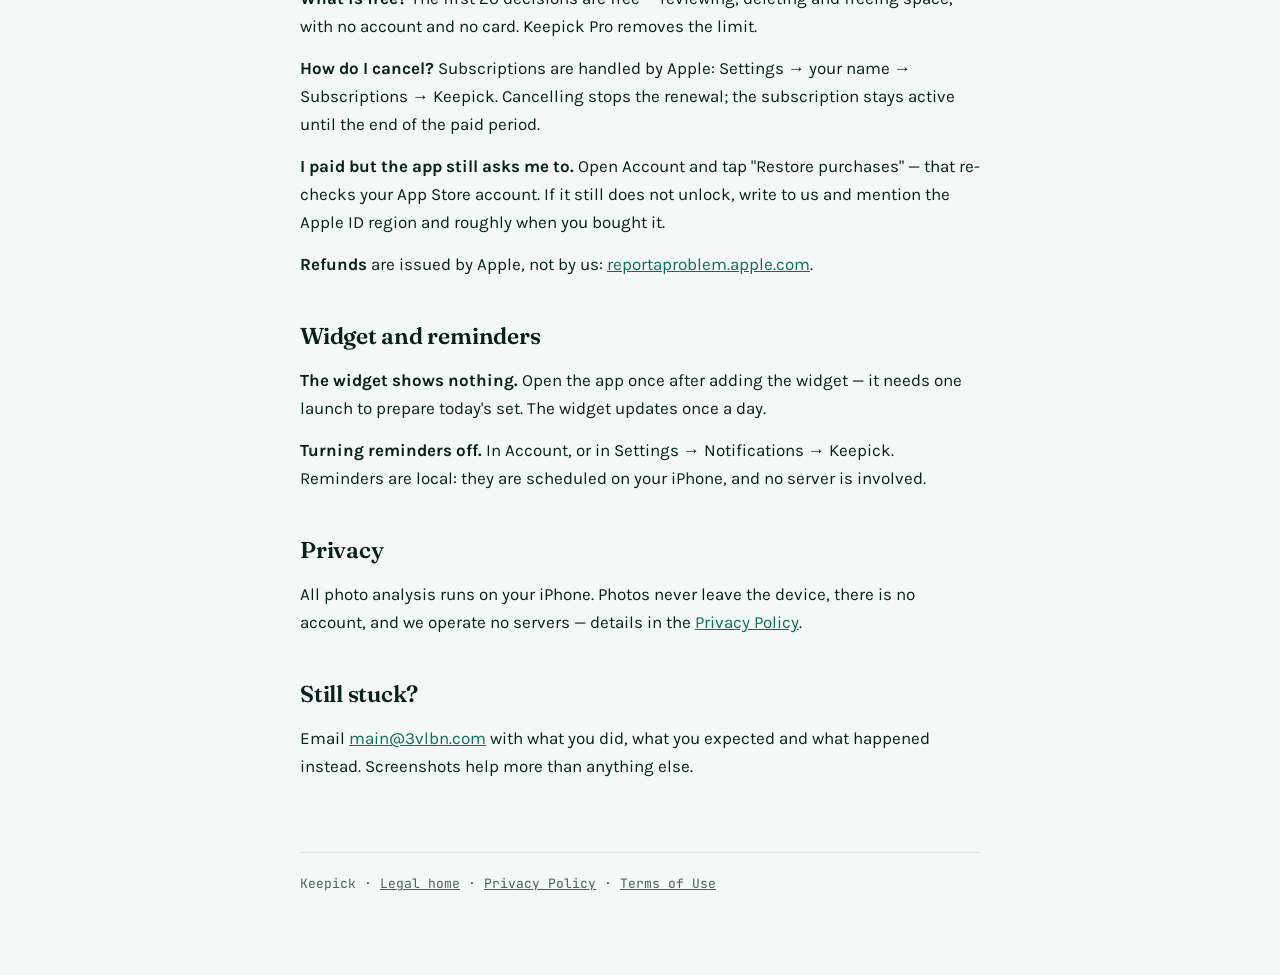
<file: support.html>
<!doctype html>
<html lang="en">
<head>
<meta charset="utf-8">
<meta name="viewport" content="width=device-width, initial-scale=1">
<title>Support — Keepick</title>
<meta name="description" content="Support for Keepick: Photo Cleaner — contact, subscription help and answers to common questions.">
<link rel="icon" href="assets/favicon.png">
<link rel="preconnect" href="https://fonts.googleapis.com">
<link rel="preconnect" href="https://fonts.gstatic.com" crossorigin>
<link rel="stylesheet" href="https://fonts.googleapis.com/css2?family=Fraunces:opsz,wght@9..144,500;9..144,600&family=Karla:wght@400;500;700&family=JetBrains+Mono:wght@400;500&display=swap">
<link rel="stylesheet" href="style.css">
</head>
<body>
<div class="wrap">
  <header class="site">
    <a class="wordmark" href="./">Kee<span>pick</span></a>
    <nav class="site">
      <a href="./">Home</a>
      <a href="press.html">Press kit</a>
      <a href="support.html">Support</a>
      <a href="privacy.html">Privacy</a>
      <a href="terms.html">Terms</a>
    </nav>
  </header>
  <hr class="rule">

  <h1>Support</h1>
  <p class="date">Keepick: Photo Cleaner · iPhone, iOS 26 or later</p>

  <p class="lead">Write to <a href="mailto:main@3vlbn.com?subject=Keepick%20support">main@3vlbn.com</a> — we usually reply within two business days. Telling us your iPhone model and iOS version makes a bug much easier to find.</p>

  <h2>Photos and deleting</h2>
  <p><strong>Where do deleted photos go?</strong> Nowhere permanent. Confirming a cleanup moves the photos to the system "Recently Deleted" album, where iOS keeps them for about 30 days. Until then you can restore any of them from the Photos app — Keepick never deletes anything outright.</p>
  <p><strong>Can I undo a swipe?</strong> Yes. Nothing is deleted while you swipe: photos land in the trash list first, you can review it and take anything back, and only the final confirmation moves them out of your library.</p>
  <p><strong>Why is the freed space smaller than the number I saw?</strong> Two reasons, both normal. Space comes back once iOS empties "Recently Deleted", not the moment you confirm. And if you use iCloud Photos, part of your library may live in the cloud with only a small preview on the phone — that is why a cleanup shows how much of it is actually stored on your iPhone.</p>
  <p><strong>Some photos take a while to appear.</strong> Those are stored in iCloud and have to be downloaded before they can be shown or shrunk. On a cellular connection this can use noticeable traffic, so the app warns you before it starts.</p>

  <h2>Finding similar photos</h2>
  <p><strong>Why did the app group these photos together?</strong> Keepick looks for photos that <em>look</em> alike, not just exact duplicates: bursts, retakes, crops and re-saves end up in one pack, and the sharpest shot is suggested as the one to keep. You always decide what actually goes.</p>
  <p><strong>Why is a photo I like marked for deletion?</strong> The suggestion is only a suggestion. Swipe it to keep, and mark photos as favorites in the Photos app — favorites are taken into account when the best shot is chosen.</p>
  <p><strong>The first scan is slow.</strong> A large library takes a few minutes on the first run because every photo is analyzed on the device. You can start reviewing right away — packs appear as they are found — and later launches reuse the result.</p>

  <h2>Video</h2>
  <p><strong>What does "Keep &amp; shrink" do?</strong> It saves a smaller copy of a video (1080p, HEVC) into your library and puts the original in the trash, so you keep the moment and get most of the space back. The saving shown on the button is the net one.</p>

  <h2>Subscription</h2>
  <p><strong>What is free?</strong> The first 20 decisions are free — reviewing, deleting and freeing space, with no account and no card. Keepick Pro removes the limit.</p>
  <p><strong>How do I cancel?</strong> Subscriptions are handled by Apple: Settings → your name → Subscriptions → Keepick. Cancelling stops the renewal; the subscription stays active until the end of the paid period.</p>
  <p><strong>I paid but the app still asks me to.</strong> Open Account and tap "Restore purchases" — that re-checks your App Store account. If it still does not unlock, write to us and mention the Apple ID region and roughly when you bought it.</p>
  <p><strong>Refunds</strong> are issued by Apple, not by us: <a href="https://reportaproblem.apple.com">reportaproblem.apple.com</a>.</p>

  <h2>Widget and reminders</h2>
  <p><strong>The widget shows nothing.</strong> Open the app once after adding the widget — it needs one launch to prepare today's set. The widget updates once a day.</p>
  <p><strong>Turning reminders off.</strong> In Account, or in Settings → Notifications → Keepick. Reminders are local: they are scheduled on your iPhone, and no server is involved.</p>

  <h2>Privacy</h2>
  <p>All photo analysis runs on your iPhone. Photos never leave the device, there is no account, and we operate no servers — details in the <a href="privacy.html">Privacy Policy</a>.</p>

  <h2>Still stuck?</h2>
  <p>Email <a href="mailto:main@3vlbn.com?subject=Keepick%20support">main@3vlbn.com</a> with what you did, what you expected and what happened instead. Screenshots help more than anything else.</p>

  <footer class="site">
    Keepick · <a href="./">Legal home</a> · <a href="privacy.html">Privacy Policy</a> · <a href="terms.html">Terms of Use</a>
  </footer>
</div>
</body>
</html>
</file>
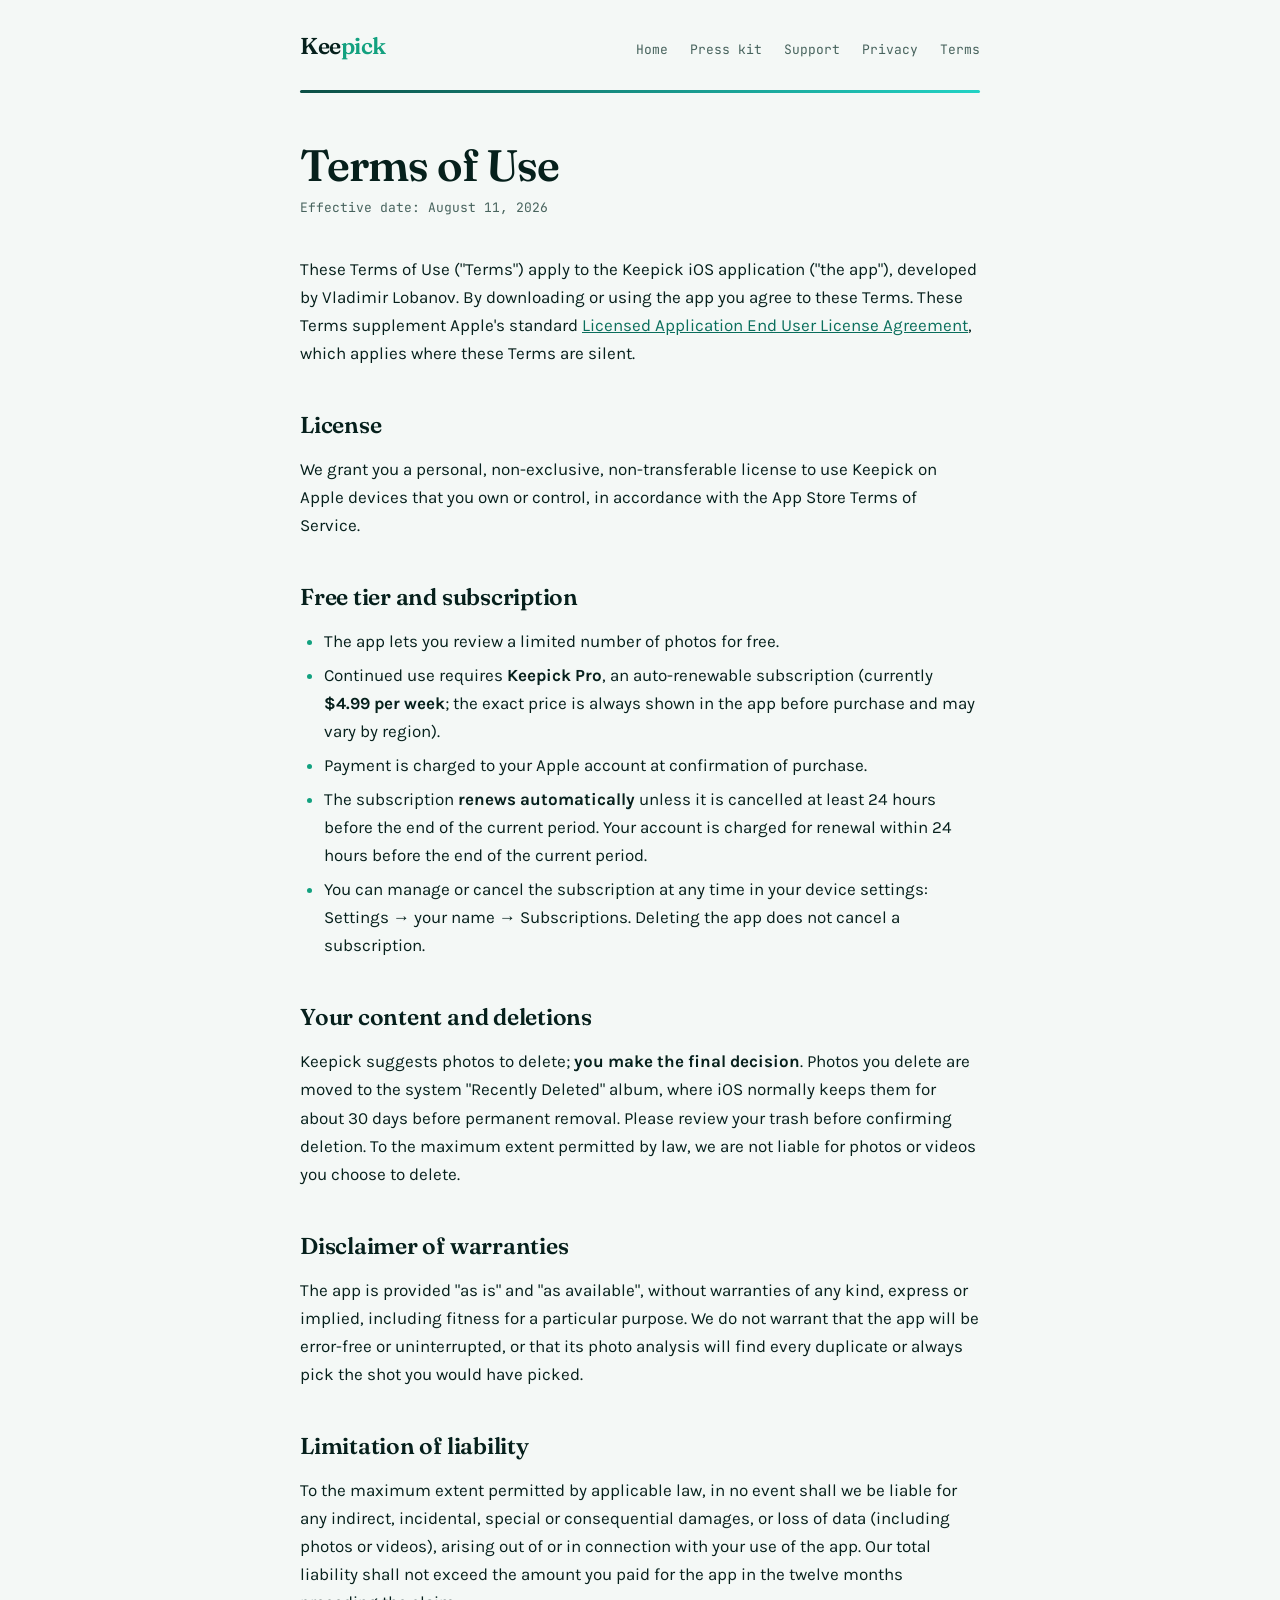
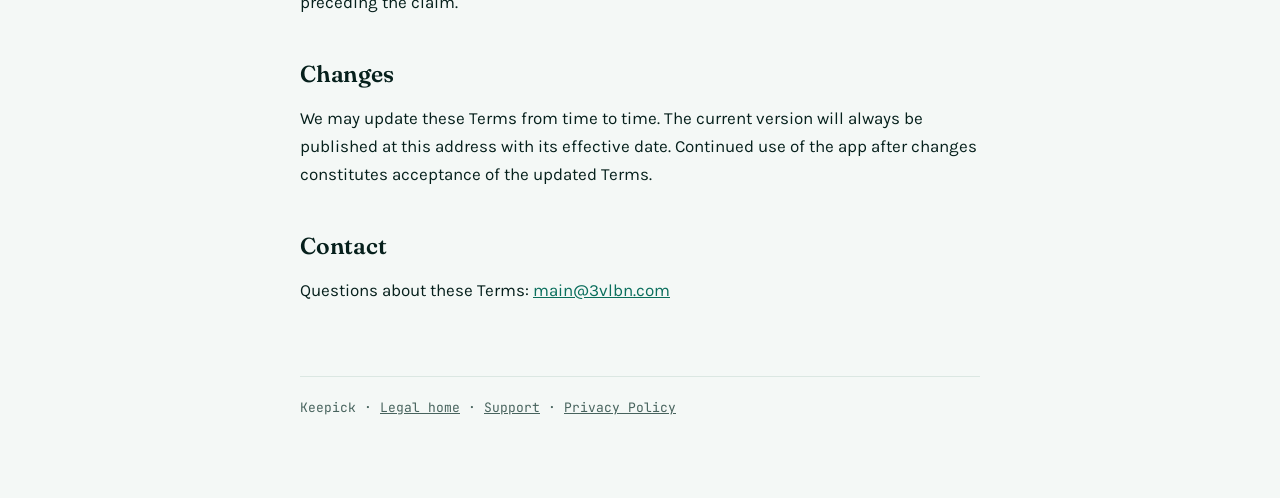
<file: terms.html>
<!doctype html>
<html lang="en">
<head>
<meta charset="utf-8">
<meta name="viewport" content="width=device-width, initial-scale=1">
<title>Terms of Use — Keepick</title>
<meta name="description" content="Terms of Use for Keepick: Photo Cleaner, including Keepick Pro subscription terms.">
<link rel="icon" href="assets/favicon.png">
<link rel="preconnect" href="https://fonts.googleapis.com">
<link rel="preconnect" href="https://fonts.gstatic.com" crossorigin>
<link rel="stylesheet" href="https://fonts.googleapis.com/css2?family=Fraunces:opsz,wght@9..144,500;9..144,600&family=Karla:wght@400;500;700&family=JetBrains+Mono:wght@400;500&display=swap">
<link rel="stylesheet" href="style.css">
</head>
<body>
<div class="wrap">
  <header class="site">
    <a class="wordmark" href="./">Kee<span>pick</span></a>
    <nav class="site">
      <a href="./">Home</a>
      <a href="press.html">Press kit</a>
      <a href="support.html">Support</a>
      <a href="privacy.html">Privacy</a>
      <a href="terms.html">Terms</a>
    </nav>
  </header>
  <hr class="rule">

  <h1>Terms of Use</h1>
  <p class="date">Effective date: August 11, 2026</p>

  <p>These Terms of Use ("Terms") apply to the Keepick iOS application ("the app"), developed by Vladimir Lobanov. By downloading or using the app you agree to these Terms. These Terms supplement Apple's standard <a href="https://www.apple.com/legal/internet-services/itunes/dev/stdeula/">Licensed Application End User License Agreement</a>, which applies where these Terms are silent.</p>

  <h2>License</h2>
  <p>We grant you a personal, non-exclusive, non-transferable license to use Keepick on Apple devices that you own or control, in accordance with the App Store Terms of Service.</p>

  <h2>Free tier and subscription</h2>
  <ul>
    <li>The app lets you review a limited number of photos for free.</li>
    <li>Continued use requires <strong>Keepick Pro</strong>, an auto-renewable subscription (currently <strong>$4.99 per week</strong>; the exact price is always shown in the app before purchase and may vary by region).</li>
    <li>Payment is charged to your Apple account at confirmation of purchase.</li>
    <li>The subscription <strong>renews automatically</strong> unless it is cancelled at least 24 hours before the end of the current period. Your account is charged for renewal within 24 hours before the end of the current period.</li>
    <li>You can manage or cancel the subscription at any time in your device settings: Settings → your name → Subscriptions. Deleting the app does not cancel a subscription.</li>
  </ul>

  <h2>Your content and deletions</h2>
  <p>Keepick suggests photos to delete; <strong>you make the final decision</strong>. Photos you delete are moved to the system "Recently Deleted" album, where iOS normally keeps them for about 30 days before permanent removal. Please review your trash before confirming deletion. To the maximum extent permitted by law, we are not liable for photos or videos you choose to delete.</p>

  <h2>Disclaimer of warranties</h2>
  <p>The app is provided "as is" and "as available", without warranties of any kind, express or implied, including fitness for a particular purpose. We do not warrant that the app will be error-free or uninterrupted, or that its photo analysis will find every duplicate or always pick the shot you would have picked.</p>

  <h2>Limitation of liability</h2>
  <p>To the maximum extent permitted by applicable law, in no event shall we be liable for any indirect, incidental, special or consequential damages, or loss of data (including photos or videos), arising out of or in connection with your use of the app. Our total liability shall not exceed the amount you paid for the app in the twelve months preceding the claim.</p>

  <h2>Changes</h2>
  <p>We may update these Terms from time to time. The current version will always be published at this address with its effective date. Continued use of the app after changes constitutes acceptance of the updated Terms.</p>

  <h2>Contact</h2>
  <p>Questions about these Terms: <a href="mailto:main@3vlbn.com">main@3vlbn.com</a></p>

  <footer class="site">
    Keepick · <a href="./">Legal home</a> · <a href="support.html">Support</a> · <a href="privacy.html">Privacy Policy</a>
  </footer>
</div>
</body>
</html>
</file>
<file: style.css>
/* Keepick — site styles.
   Palette is the App Store listing's: deep teal ground, turquoise highlight,
   emerald for anything kept. Type has three roles: Fraunces speaks about
   photographs, Karla carries the text, the mono face carries machine facts. */

:root {
  color-scheme: light dark;

  --paper: #F4F8F6;
  --surface: #FFFFFF;
  --surface-2: #E9F2EE;
  --ink: #06201C;
  --ink-2: #47635D;
  --ink-3: #7A948D;
  --line: #DBE7E2;
  --line-2: #C3D6D0;

  --deep: #0C4F45;
  --jade: #0A6E5C;
  --turq: #12A17F;
  --turq-bright: #22D3C5;
  --emerald: #1E9E58;
  --abyss: #04191A;
  --wash: #EAFBF5;

  --display: "Fraunces", "Iowan Old Style", Charter, Georgia, serif;
  --body: "Karla", -apple-system, BlinkMacSystemFont, "Segoe UI", Roboto, sans-serif;
  --mono: "JetBrains Mono", ui-monospace, "SF Mono", Menlo, Consolas, monospace;
}

@media (prefers-color-scheme: dark) {
  :root {
    --paper: #041614;
    --surface: #0A2320;
    --surface-2: #0E2C28;
    --ink: #E9F6F1;
    --ink-2: #92B2AB;
    --ink-3: #6B8B84;
    --line: #16332E;
    --line-2: #23443E;

    --deep: #7FE0D0;
    --jade: #3EDCC6;
    --turq: #22D3C5;
    --turq-bright: #22D3C5;
    --emerald: #4BD98A;
    --abyss: #02100F;
    --wash: #0C2A26;
  }
}

* { box-sizing: border-box; }

body {
  margin: 0;
  background: var(--paper);
  color: var(--ink);
  font-family: var(--body);
  font-size: 17px;
  line-height: 1.65;
  padding: 0 20px 80px;
  -webkit-font-smoothing: antialiased;
}

.wrap { max-width: 680px; margin: 0 auto; }
.wrap.wide { max-width: 960px; }

/* ---------- site chrome, shared with the legal pages ---------- */

header.site {
  padding: 28px 0 0;
  display: flex;
  align-items: baseline;
  justify-content: space-between;
  gap: 16px;
  flex-wrap: wrap;
}
.wordmark {
  font-family: var(--display);
  font-size: 23px;
  font-weight: 600;
  letter-spacing: -0.02em;
  text-decoration: none;
  color: var(--ink);
}
.wordmark span { color: var(--turq); }
nav.site a {
  font-family: var(--mono);
  color: var(--ink-2);
  text-decoration: none;
  font-size: 13px;
  margin-left: 18px;
}
nav.site a:hover, nav.site a:focus-visible { color: var(--jade); }
.rule {
  height: 3px;
  border: 0;
  border-radius: 2px;
  margin: 24px 0 48px;
  background: linear-gradient(90deg, var(--deep), var(--turq-bright));
}

h1 {
  font-family: var(--display);
  font-size: clamp(32px, 6vw, 44px);
  font-weight: 600;
  line-height: 1.1;
  letter-spacing: -0.02em;
  margin: 0 0 8px;
  text-wrap: balance;
}
h2 {
  font-family: var(--display);
  font-weight: 600;
  font-size: 23px;
  letter-spacing: -0.01em;
  margin: 40px 0 10px;
}
.date {
  font-family: var(--mono);
  color: var(--ink-2);
  font-size: 13px;
  margin: 0 0 36px;
}
p, li { color: var(--ink); }
p { margin: 0 0 14px; }
ul { margin: 0 0 14px; padding-left: 24px; }
li { margin-bottom: 6px; }
li::marker { color: var(--turq); }
a { color: var(--jade); }
strong { font-weight: 700; }

.lead {
  font-size: 19px;
  padding: 14px 18px;
  border-left: 3px solid var(--turq);
  background: var(--wash);
  border-radius: 0 10px 10px 0;
  margin: 0 0 32px;
}

footer.site {
  margin-top: 72px;
  padding-top: 20px;
  border-top: 1px solid var(--line);
  color: var(--ink-2);
  font-size: 13px;
  font-family: var(--mono);
}
footer.site a { color: var(--ink-2); }

.cards { display: grid; gap: 16px; margin-top: 36px; }
.card {
  display: block;
  padding: 20px 22px;
  border: 1px solid var(--line);
  border-radius: 14px;
  text-decoration: none;
  color: var(--ink);
  background: var(--surface);
}
.card:hover, .card:focus-visible { border-color: var(--turq); }
.card h2 { margin: 0 0 6px; font-size: 19px; font-family: var(--body); font-weight: 700; }
.card p { margin: 0; color: var(--ink-2); font-size: 15px; }

:focus-visible { outline: 2px solid var(--turq); outline-offset: 3px; }

/* ---------- home: hero ---------- */

.eyebrow {
  font-family: var(--mono);
  font-size: 12px;
  letter-spacing: 0.12em;
  text-transform: uppercase;
  color: var(--turq);
  margin: 0 0 18px;
}
.hero { padding: 46px 0 0; }
@media (min-width: 900px) {
  .hero { display: grid; grid-template-columns: minmax(0, 1fr) 270px; gap: 60px; align-items: center; }
}
.hero .phone { margin: 30px 0 0; }
@media (min-width: 900px) { .hero .phone { margin: 0; } }
.hero .phone img {
  display: block;
  width: 100%;
  max-width: 270px;
  height: auto;
  border-radius: 30px;
  border: 1px solid var(--line-2);
}
.hero h1 {
  font-size: clamp(38px, 7.4vw, 68px);
  line-height: 1.02;
  letter-spacing: -0.03em;
  max-width: 15ch;
}
.hero .sub {
  font-size: 19px;
  color: var(--ink-2);
  max-width: 48ch;
  margin: 22px 0 0;
}
.hero .sub b { color: var(--ink); font-weight: 700; }

.actions { display: flex; gap: 12px; flex-wrap: wrap; margin-top: 30px; }
.btn {
  font-family: var(--mono);
  font-size: 13px;
  letter-spacing: 0.04em;
  text-decoration: none;
  padding: 12px 20px;
  border-radius: 999px;
  border: 1px solid var(--deep);
  background: var(--deep);
  color: var(--paper);
  display: inline-block;
}
.btn:hover, .btn:focus-visible { background: var(--jade); border-color: var(--jade); }
.btn.ghost { background: transparent; color: var(--ink); border-color: var(--line-2); }
.btn.ghost:hover, .btn.ghost:focus-visible { border-color: var(--turq); color: var(--jade); }

/* ---------- home: the pack band, the one loud thing ---------- */

.band {
  margin: 56px calc(50% - 50vw) 0;
  padding: 40px 20px 34px;
  background: var(--abyss);
  overflow: hidden;
}
.band-inner { max-width: 960px; margin: 0 auto; }
.band figure { margin: 0; }
.band img {
  display: block;
  width: 100%;
  height: auto;
  border-radius: 4px;
}
.band figcaption {
  font-family: var(--mono);
  font-size: 12px;
  letter-spacing: 0.08em;
  text-transform: uppercase;
  color: #7FA9A2;
  margin-top: 18px;
}
.band figcaption b { color: var(--turq-bright); font-weight: 500; }

@media (prefers-reduced-motion: no-preference) {
  .band img { animation: settle 900ms cubic-bezier(.16,.84,.44,1) both; }
  @keyframes settle {
    from { transform: translateX(6%); opacity: 0; }
    to { transform: none; opacity: 1; }
  }
}

/* ---------- home: sections ---------- */

.section { margin-top: 64px; }
.section > h2 {
  font-size: clamp(26px, 4vw, 34px);
  margin: 0 0 10px;
  letter-spacing: -0.02em;
}
.section > .intro { color: var(--ink-2); max-width: 54ch; margin: 0 0 30px; }

.passes { display: grid; gap: 22px; margin: 0; padding: 0; }
@media (min-width: 780px) { .passes { grid-template-columns: repeat(3, 1fr); gap: 26px; } }
.pass { border-top: 2px solid var(--line-2); padding-top: 14px; }
.pass .tag {
  font-family: var(--mono);
  font-size: 12px;
  letter-spacing: 0.08em;
  color: var(--turq);
  display: block;
  margin-bottom: 6px;
}
.pass h3 {
  font-family: var(--mono);
  font-size: 15px;
  font-weight: 500;
  margin: 0 0 8px;
  letter-spacing: -0.01em;
}
.pass p { font-size: 15.5px; color: var(--ink-2); margin: 0; }

.feature { display: grid; gap: 26px; align-items: center; margin-top: 44px; }
@media (min-width: 780px) {
  .feature { grid-template-columns: 300px 1fr; gap: 44px; }
  .feature.flip > .shot { order: 2; }
}
.feature .shot { margin: 0; }
.feature .shot img {
  display: block;
  width: 100%;
  height: auto;
  border-radius: 18px;
  border: 1px solid var(--line);
}
.feature h3 {
  font-family: var(--display);
  font-weight: 600;
  font-size: 25px;
  letter-spacing: -0.015em;
  margin: 0 0 10px;
}
.feature p { color: var(--ink-2); margin: 0 0 12px; }
.feature p:last-child { margin-bottom: 0; }

.statement {
  border-top: 2px solid var(--line-2);
  padding-top: 24px;
  display: grid;
  gap: 20px;
}
@media (min-width: 780px) { .statement { grid-template-columns: 1.1fr 1fr; gap: 48px; } }
.statement p {
  font-family: var(--display);
  font-weight: 500;
  font-size: 23px;
  line-height: 1.35;
  letter-spacing: -0.01em;
  margin: 0;
}
.statement .detail { font-family: var(--body); font-size: 16px; line-height: 1.6; color: var(--ink-2); font-weight: 400; letter-spacing: 0; }

.chips { display: flex; flex-wrap: wrap; gap: 8px; margin: 16px 0 0; padding: 0; list-style: none; }
.chips li {
  font-family: var(--mono);
  font-size: 12px;
  letter-spacing: 0.06em;
  padding: 5px 11px;
  border-radius: 999px;
  background: var(--surface-2);
  color: var(--ink-2);
  margin: 0;
}

/* ---------- home: gallery ---------- */

.gallery {
  display: grid;
  grid-auto-flow: column;
  grid-auto-columns: 214px;
  gap: 14px;
  overflow-x: auto;
  margin: 0 calc(50% - 50vw);
  padding: 0 max(20px, calc(50vw - 480px)) 14px;
  scroll-snap-type: x proximity;
}
.gallery img {
  width: 100%;
  height: auto;
  border-radius: 14px;
  border: 1px solid var(--line);
  scroll-snap-align: center;
}

/* ---------- home: video ---------- */

.player { margin: 0; display: grid; justify-items: center; }
.player video {
  width: 100%;
  max-width: 300px;
  height: auto;
  border-radius: 22px;
  border: 1px solid var(--line);
  background: var(--abyss);
}
.player figcaption {
  font-family: var(--mono);
  font-size: 12px;
  color: var(--ink-3);
  margin-top: 12px;
  letter-spacing: 0.06em;
}

/* ---------- press: fact sheet, boilerplate, assets ---------- */

.facts { width: 100%; border-collapse: collapse; margin: 0 0 12px; }
.facts th, .facts td {
  text-align: left;
  padding: 9px 0;
  border-bottom: 1px solid var(--line);
  vertical-align: top;
  font-size: 15.5px;
}
.facts th {
  font-family: var(--mono);
  font-weight: 400;
  font-size: 12px;
  letter-spacing: 0.08em;
  text-transform: uppercase;
  color: var(--ink-3);
  width: 34%;
  padding-right: 16px;
}
.facts td { color: var(--ink); }

.copyblock {
  border: 1px solid var(--line);
  border-radius: 12px;
  padding: 16px 18px;
  background: var(--surface);
  margin: 0 0 14px;
}
.copyblock .len {
  font-family: var(--mono);
  font-size: 12px;
  letter-spacing: 0.08em;
  text-transform: uppercase;
  color: var(--ink-3);
  display: block;
  margin-bottom: 8px;
}
.copyblock p { margin: 0; font-size: 15.5px; }

.assetlist { list-style: none; padding: 0; margin: 0; }
.assetlist li {
  display: flex;
  gap: 14px;
  align-items: baseline;
  flex-wrap: wrap;
  padding: 11px 0;
  border-bottom: 1px solid var(--line);
  margin: 0;
}
.assetlist .name { flex: 1; min-width: 12rem; }
.assetlist .meta {
  font-family: var(--mono);
  font-size: 12px;
  color: var(--ink-3);
  letter-spacing: 0.04em;
}
</file>
